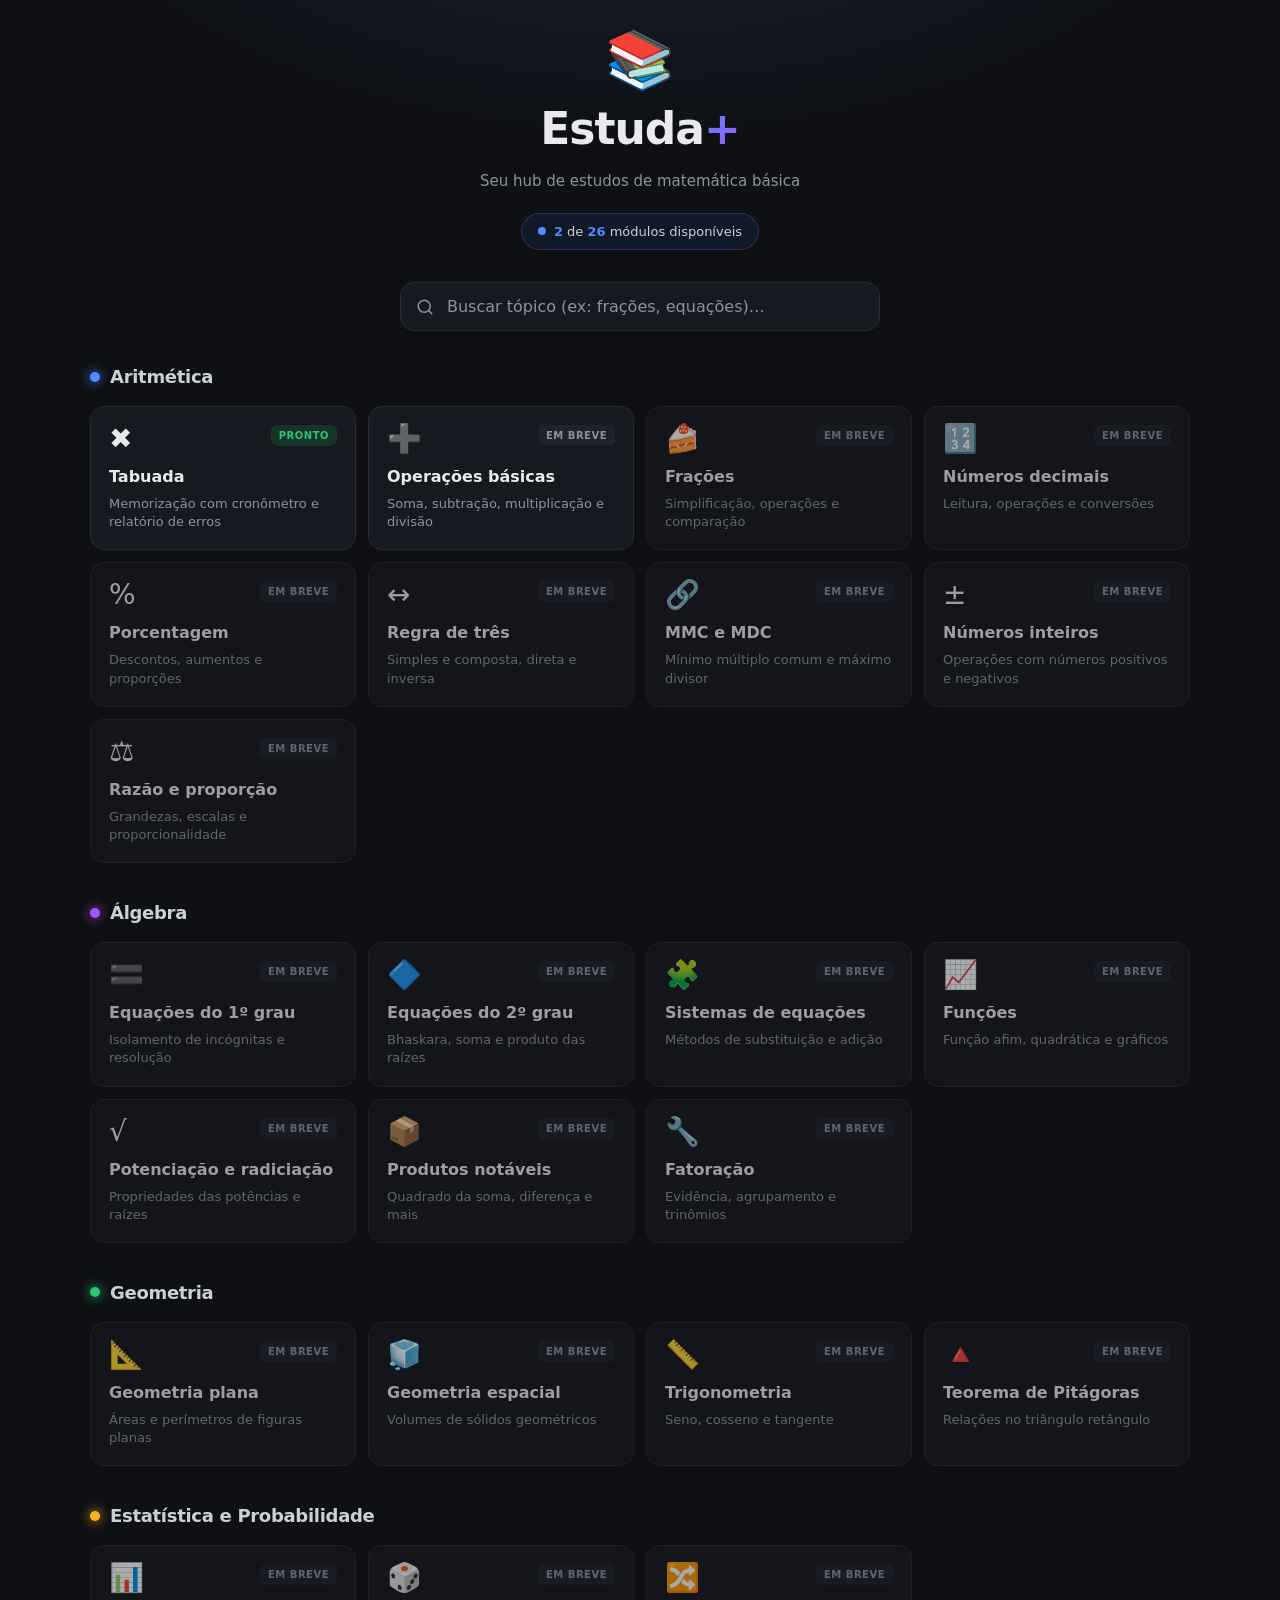
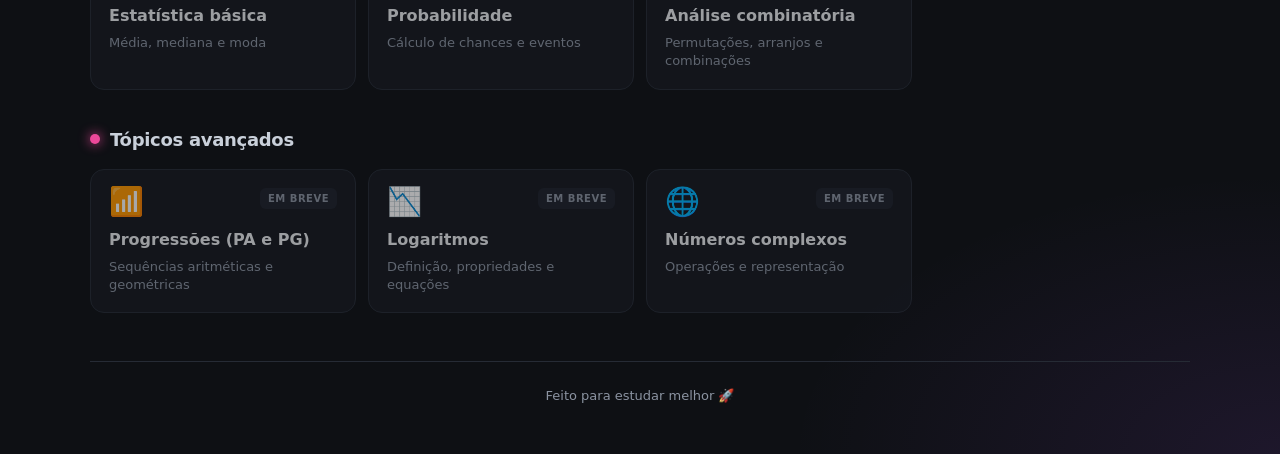
<file: index.html>
<!DOCTYPE html>
<html lang="pt-BR">
<head>
<meta charset="UTF-8">
<meta name="viewport" content="width=device-width, initial-scale=1, viewport-fit=cover">
<meta name="color-scheme" content="dark">
<meta name="theme-color" content="#0e1014">
<title>Estuda+ — Matemática Básica</title>
<link rel="stylesheet" href="style.css">
<script src="script.js" defer></script>
</head>
<body>
  <div class="container">

    <header class="hero">
      <div class="logo">📚</div>
      <h1>Estuda<span>+</span></h1>
      <p class="tagline">Seu hub de estudos de matemática básica</p>
      <div class="progress-pill">
        <span class="pulse-dot"></span>
        <span><strong id="readyCount">0</strong> de <strong id="totalCount">0</strong> módulos disponíveis</span>
      </div>
    </header>

    <div class="search-wrap">
      <svg class="search-icon" viewBox="0 0 24 24" fill="none" stroke="currentColor" stroke-width="2" stroke-linecap="round" stroke-linejoin="round" aria-hidden="true">
        <circle cx="11" cy="11" r="8"></circle>
        <line x1="21" y1="21" x2="16.65" y2="16.65"></line>
      </svg>
      <input type="search" id="search" placeholder="Buscar tópico (ex: frações, equações)…" autocomplete="off" aria-label="Buscar tópico">
    </div>

    <main id="modules">

      <!-- ARITMÉTICA -->
      <section class="category" data-cat="aritmetica">
        <h2><span class="cat-dot" style="--c:#4f8cff"></span>Aritmética</h2>
        <div class="cards">
          <a class="card ready" href="tabuadaMulti/tabuada.html">
            <div class="card-top">
              <div class="icon">✖️</div>
              <span class="badge badge-ready">Pronto</span>
            </div>
            <h3>Tabuada</h3>
            <p>Memorização com cronômetro e relatório de erros</p>
          </a>

          <div class="cards">
            <a class="card ready" href="operacoesBasicas/conteudoOB.html">
            <div class="card-top">
            <div class="icon">➕</div><span class="badge">Em breve</span></div>
            <h3>Operações básicas</h3>
            <p>Soma, subtração, multiplicação e divisão</p>
            </a>
          </div>

          <div class="card soon" tabindex="0" data-name="Frações">
            <div class="card-top"><div class="icon">🍰</div><span class="badge">Em breve</span></div>
            <h3>Frações</h3>
            <p>Simplificação, operações e comparação</p>
          </div>

          <div class="card soon" tabindex="0" data-name="Números decimais">
            <div class="card-top"><div class="icon">🔢</div><span class="badge">Em breve</span></div>
            <h3>Números decimais</h3>
            <p>Leitura, operações e conversões</p>
          </div>

          <div class="card soon" tabindex="0" data-name="Porcentagem">
            <div class="card-top"><div class="icon">%</div><span class="badge">Em breve</span></div>
            <h3>Porcentagem</h3>
            <p>Descontos, aumentos e proporções</p>
          </div>

          <div class="card soon" tabindex="0" data-name="Regra de três">
            <div class="card-top"><div class="icon">↔️</div><span class="badge">Em breve</span></div>
            <h3>Regra de três</h3>
            <p>Simples e composta, direta e inversa</p>
          </div>

          <div class="card soon" tabindex="0" data-name="MMC e MDC">
            <div class="card-top"><div class="icon">🔗</div><span class="badge">Em breve</span></div>
            <h3>MMC e MDC</h3>
            <p>Mínimo múltiplo comum e máximo divisor</p>
          </div>

          <div class="card soon" tabindex="0" data-name="Números inteiros">
            <div class="card-top"><div class="icon">±</div><span class="badge">Em breve</span></div>
            <h3>Números inteiros</h3>
            <p>Operações com números positivos e negativos</p>
          </div>

          <div class="card soon" tabindex="0" data-name="Razão e proporção">
            <div class="card-top"><div class="icon">⚖️</div><span class="badge">Em breve</span></div>
            <h3>Razão e proporção</h3>
            <p>Grandezas, escalas e proporcionalidade</p>
          </div>
        </div>
      </section>

      <!-- ÁLGEBRA -->
      <section class="category" data-cat="algebra">
        <h2><span class="cat-dot" style="--c:#a855f7"></span>Álgebra</h2>
        <div class="cards">
          <div class="card soon" tabindex="0" data-name="Equações do 1º grau">
            <div class="card-top"><div class="icon">🟰</div><span class="badge">Em breve</span></div>
            <h3>Equações do 1º grau</h3>
            <p>Isolamento de incógnitas e resolução</p>
          </div>

          <div class="card soon" tabindex="0" data-name="Equações do 2º grau">
            <div class="card-top"><div class="icon">🔷</div><span class="badge">Em breve</span></div>
            <h3>Equações do 2º grau</h3>
            <p>Bhaskara, soma e produto das raízes</p>
          </div>

          <div class="card soon" tabindex="0" data-name="Sistemas de equações">
            <div class="card-top"><div class="icon">🧩</div><span class="badge">Em breve</span></div>
            <h3>Sistemas de equações</h3>
            <p>Métodos de substituição e adição</p>
          </div>

          <div class="card soon" tabindex="0" data-name="Funções">
            <div class="card-top"><div class="icon">📈</div><span class="badge">Em breve</span></div>
            <h3>Funções</h3>
            <p>Função afim, quadrática e gráficos</p>
          </div>

          <div class="card soon" tabindex="0" data-name="Potenciação e radiciação">
            <div class="card-top"><div class="icon">√</div><span class="badge">Em breve</span></div>
            <h3>Potenciação e radiciação</h3>
            <p>Propriedades das potências e raízes</p>
          </div>

          <div class="card soon" tabindex="0" data-name="Produtos notáveis">
            <div class="card-top"><div class="icon">📦</div><span class="badge">Em breve</span></div>
            <h3>Produtos notáveis</h3>
            <p>Quadrado da soma, diferença e mais</p>
          </div>

          <div class="card soon" tabindex="0" data-name="Fatoração">
            <div class="card-top"><div class="icon">🔧</div><span class="badge">Em breve</span></div>
            <h3>Fatoração</h3>
            <p>Evidência, agrupamento e trinômios</p>
          </div>
        </div>
      </section>

      <!-- GEOMETRIA -->
      <section class="category" data-cat="geometria">
        <h2><span class="cat-dot" style="--c:#28c76f"></span>Geometria</h2>
        <div class="cards">
          <div class="card soon" tabindex="0" data-name="Geometria plana">
            <div class="card-top"><div class="icon">📐</div><span class="badge">Em breve</span></div>
            <h3>Geometria plana</h3>
            <p>Áreas e perímetros de figuras planas</p>
          </div>

          <div class="card soon" tabindex="0" data-name="Geometria espacial">
            <div class="card-top"><div class="icon">🧊</div><span class="badge">Em breve</span></div>
            <h3>Geometria espacial</h3>
            <p>Volumes de sólidos geométricos</p>
          </div>

          <div class="card soon" tabindex="0" data-name="Trigonometria">
            <div class="card-top"><div class="icon">📏</div><span class="badge">Em breve</span></div>
            <h3>Trigonometria</h3>
            <p>Seno, cosseno e tangente</p>
          </div>

          <div class="card soon" tabindex="0" data-name="Teorema de Pitágoras">
            <div class="card-top"><div class="icon">🔺</div><span class="badge">Em breve</span></div>
            <h3>Teorema de Pitágoras</h3>
            <p>Relações no triângulo retângulo</p>
          </div>
        </div>
      </section>

      <!-- ESTATÍSTICA E PROBABILIDADE -->
      <section class="category" data-cat="estatistica">
        <h2><span class="cat-dot" style="--c:#ffb020"></span>Estatística e Probabilidade</h2>
        <div class="cards">
          <div class="card soon" tabindex="0" data-name="Estatística básica">
            <div class="card-top"><div class="icon">📊</div><span class="badge">Em breve</span></div>
            <h3>Estatística básica</h3>
            <p>Média, mediana e moda</p>
          </div>

          <div class="card soon" tabindex="0" data-name="Probabilidade">
            <div class="card-top"><div class="icon">🎲</div><span class="badge">Em breve</span></div>
            <h3>Probabilidade</h3>
            <p>Cálculo de chances e eventos</p>
          </div>

          <div class="card soon" tabindex="0" data-name="Análise combinatória">
            <div class="card-top"><div class="icon">🔀</div><span class="badge">Em breve</span></div>
            <h3>Análise combinatória</h3>
            <p>Permutações, arranjos e combinações</p>
          </div>
        </div>
      </section>

      <!-- AVANÇADO -->
      <section class="category" data-cat="avancado">
        <h2><span class="cat-dot" style="--c:#ec4899"></span>Tópicos avançados</h2>
        <div class="cards">
          <div class="card soon" tabindex="0" data-name="Progressões (PA e PG)">
            <div class="card-top"><div class="icon">📶</div><span class="badge">Em breve</span></div>
            <h3>Progressões (PA e PG)</h3>
            <p>Sequências aritméticas e geométricas</p>
          </div>

          <div class="card soon" tabindex="0" data-name="Logaritmos">
            <div class="card-top"><div class="icon">📉</div><span class="badge">Em breve</span></div>
            <h3>Logaritmos</h3>
            <p>Definição, propriedades e equações</p>
          </div>

          <div class="card soon" tabindex="0" data-name="Números complexos">
            <div class="card-top"><div class="icon">🌐</div><span class="badge">Em breve</span></div>
            <h3>Números complexos</h3>
            <p>Operações e representação</p>
          </div>
        </div>
      </section>

    </main>

    <div id="noResults" class="no-results hidden">
      Nenhum tópico encontrado com "<span id="noResultsQuery"></span>"
    </div>

    <footer>
      <p>Feito para estudar melhor 🚀</p>
    </footer>

  </div>

  <div id="toast" class="toast" role="status" aria-live="polite"></div>
</body>
</html>
</file>
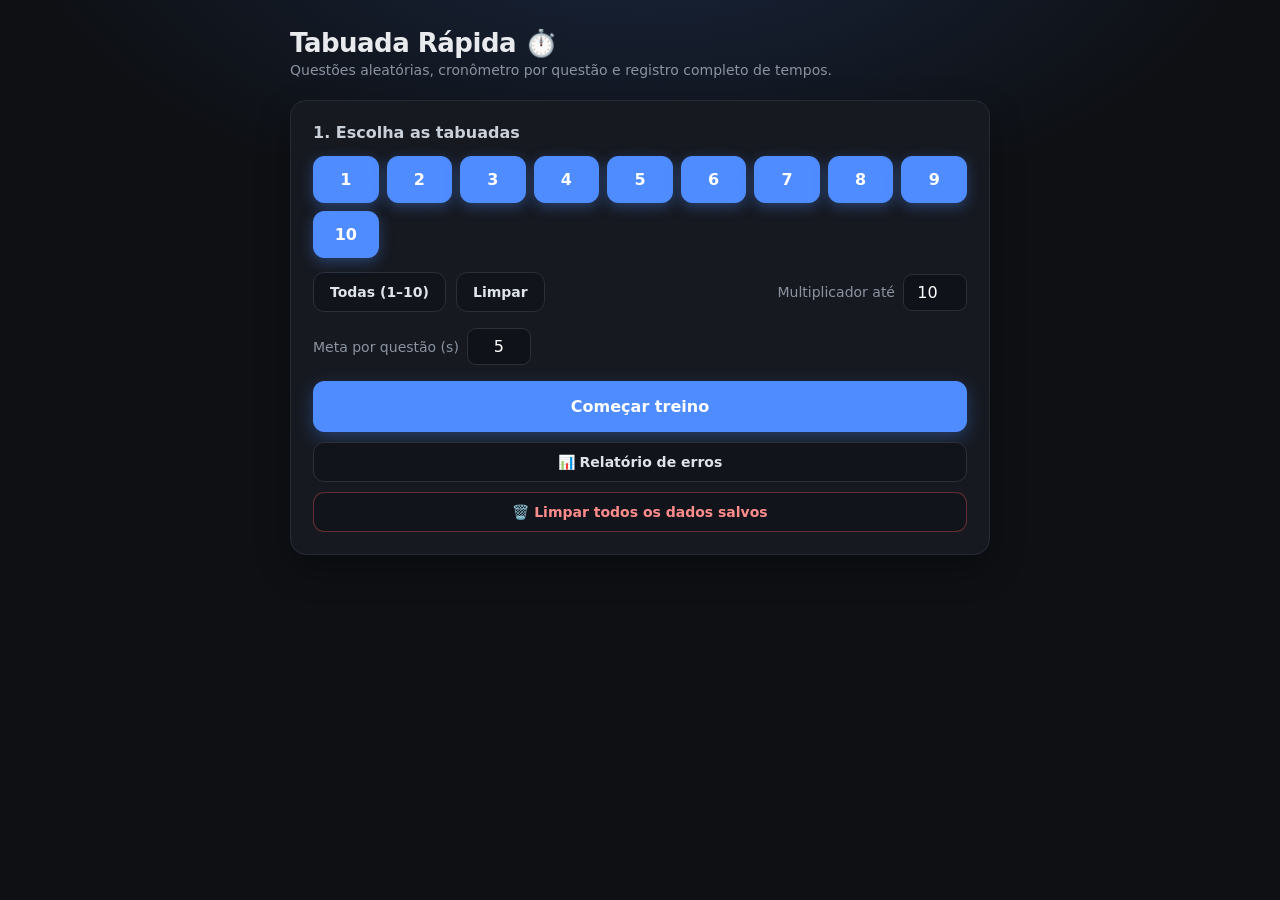
<file: estudo da tabuada/index.html>
<!DOCTYPE html>
<html lang="pt-BR">
<head>
<meta charset="UTF-8">
<meta name="viewport" content="width=device-width, initial-scale=1, viewport-fit=cover">
<meta name="color-scheme" content="dark">
<meta name="theme-color" content="#0e1014">
<title>Tabuada Rápida — treino com cronômetro</title>
<link rel="stylesheet" href="style.css">
<script src="script.js" defer></script>
</head>
<body>
<div class="app">
  <h1>Tabuada Rápida ⏱️</h1>
  <p class="sub">Questões aleatórias, cronômetro por questão e registro completo de tempos.</p>

  <!-- ============ CONFIGURAÇÃO ============ -->
  <section id="setup" class="card">
    <h2>1. Escolha as tabuadas</h2>
    <div id="tables" class="chips"></div>

    <div class="row">
      <button class="btn" data-preset="all">Todas (1–10)</button>
      <button class="btn" data-preset="none">Limpar</button>
      <span class="grow"></span>
      <label class="opt">Multiplicador até
        <input type="number" id="maxB" value="10" min="1" max="12">
      </label>
    </div>

    <div class="row">
      <label class="opt">Meta por questão (s)
        <input type="text" id="goalTime" inputmode="decimal" value="5" placeholder="0 = sem meta">
      </label>
    </div>

    <button id="startBtn" class="btn primary btn-block btn-lg">Começar treino</button>
    <button id="reportBtn" class="btn btn-block">📊 Relatório de erros</button>
    <button id="clearAllBtn" class="btn btn-block btn-danger">🗑️ Limpar todos os dados salvos</button>

    <div id="history"></div>
  </section>

  <!-- ============ QUIZ ============ -->
  <section id="quiz" class="card" style="display:none">
    <div class="topbar">
      <span id="progress">0 / 0</span>
      <span id="timer">0,0s</span>
      <button id="quitBtn" class="btn ghost">Encerrar</button>
    </div>
    <div class="progressbar"><div id="progressFill"></div></div>

    <div class="question" id="question">— <span class="x">×</span> —</div>

    <form id="answerForm" autocomplete="off">
      <input id="answer" type="text" inputmode="numeric" placeholder="?" autocomplete="off" autocorrect="off" spellcheck="false">
      <div class="row row-tight row-center">
        <button type="submit" class="btn primary btn-submit">Responder</button>
        <button type="button" id="skipBtn" class="btn">Pular</button>
      </div>
    </form>

    <div id="feedback" class="feedback"></div>
    <div id="liveStats" class="stats"></div>
  </section>

  <!-- ============ RESULTADOS ============ -->
  <section id="results" class="card" style="display:none">
    <h2 id="resultsTitle">Resultado da sessão</h2>
    <div class="summary" id="summary"></div>
    <div class="tablewrap">
      <table>
        <thead>
          <tr><th>Conta</th><th>Resposta</th><th>Tempo</th><th>Erros</th></tr>
        </thead>
        <tbody id="recordsBody"></tbody>
      </table>
    </div>
    <div class="row actions-row">
      <button id="againBtn" class="btn primary">Novo treino</button>
      <button id="csvBtn" class="btn">Exportar CSV</button>
      <button id="reportBtn2" class="btn">📊 Relatório de erros</button>
    </div>
  </section>

  <!-- ============ MODAL DE RELATÓRIO ============ -->
  <div id="reportModal" class="modal-backdrop hidden" role="dialog" aria-modal="true" aria-label="Relatório de erros">
    <div class="modal">
      <div class="modal-head">
        <h2 class="modal-title">📊 Relatório de erros</h2>
        <button id="closeReportBtn" class="btn ghost">Fechar</button>
      </div>
      <div id="reportBody"></div>
      <div class="row actions-row">
        <button id="resetErrorsBtn" class="btn">Limpar dados acumulados</button>
      </div>
    </div>
  </div>
</div>
</body>
</html>
</file>
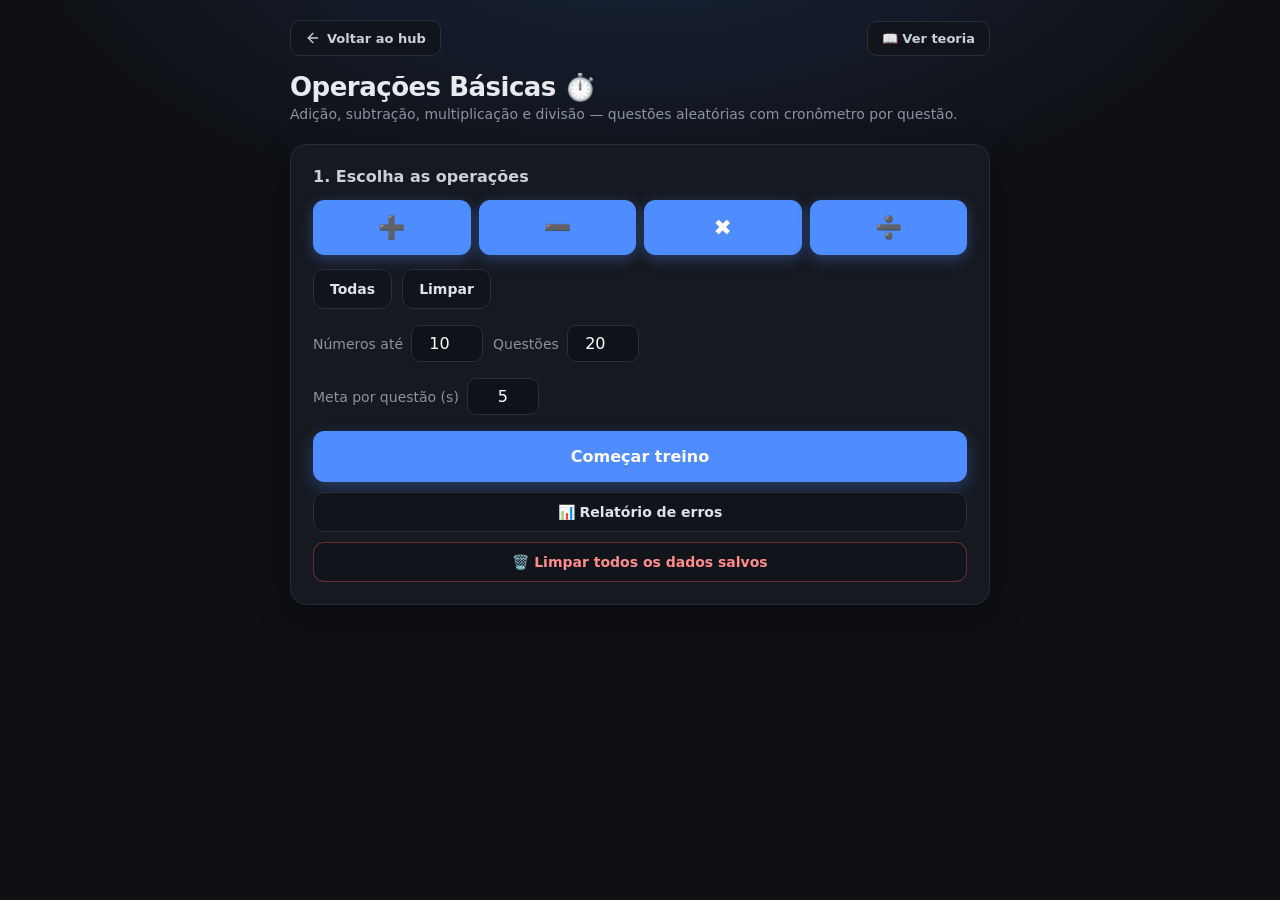
<file: operacoesBasicas/operacoes.html>
<!DOCTYPE html>
<html lang="pt-BR">
<head>
<meta charset="UTF-8">
<meta name="viewport" content="width=device-width, initial-scale=1, viewport-fit=cover">
<meta name="color-scheme" content="dark">
<meta name="theme-color" content="#0e1014">
<title>Operações Básicas — treino com cronômetro</title>
<link rel="stylesheet" href="operacoes.css">
<script src="operacoes.js" defer></script>
</head>
<body>
<div class="app">

  <div class="top-nav">
    <a href="../index.html" class="back-link">
      <svg viewBox="0 0 24 24" fill="none" stroke="currentColor" stroke-width="2" stroke-linecap="round" stroke-linejoin="round" width="16" height="16"><line x1="19" y1="12" x2="5" y2="12"/><polyline points="12 19 5 12 12 5"/></svg>
      Voltar ao hub
    </a>
    <a href="conteudoOB.html" class="theory-link">📖 Ver teoria</a>
  </div>

  <h1>Operações Básicas ⏱️</h1>
  <p class="sub">Adição, subtração, multiplicação e divisão — questões aleatórias com cronômetro por questão.</p>

  <!-- ============ CONFIGURAÇÃO ============ -->
  <section id="setup" class="card">
    <h2>1. Escolha as operações</h2>
    <div id="ops" class="chips">
      <label class="chip"><input type="checkbox" class="op-cb" value="+" checked><span>➕</span></label>
      <label class="chip"><input type="checkbox" class="op-cb" value="-" checked><span>➖</span></label>
      <label class="chip"><input type="checkbox" class="op-cb" value="×" checked><span>✖️</span></label>
      <label class="chip"><input type="checkbox" class="op-cb" value="÷" checked><span>➗</span></label>
    </div>

    <div class="row">
      <button class="btn" data-preset="all">Todas</button>
      <button class="btn" data-preset="none">Limpar</button>
    </div>

    <div class="row">
      <label class="opt">Números até
        <input type="number" id="maxN" value="10" min="2" max="20">
      </label>
      <label class="opt">Questões
        <input type="number" id="sessionLen" value="20" min="0" placeholder="0 = todas">
      </label>
    </div>

    <div class="row">
      <label class="opt">Meta por questão (s)
        <input type="text" id="goalTime" inputmode="decimal" value="5" placeholder="0 = sem meta">
      </label>
    </div>

    <button id="startBtn" class="btn primary btn-block btn-lg">Começar treino</button>
    <button id="reportBtn" class="btn btn-block">📊 Relatório de erros</button>
    <button id="clearAllBtn" class="btn btn-block btn-danger">🗑️ Limpar todos os dados salvos</button>

    <div id="history"></div>
  </section>

  <!-- ============ QUIZ ============ -->
  <section id="quiz" class="card" style="display:none">
    <div class="topbar">
      <span id="progress">0 / 0</span>
      <span id="timer">0,0s</span>
      <button id="quitBtn" class="btn ghost">Encerrar</button>
    </div>
    <div class="progressbar"><div id="progressFill"></div></div>

    <div class="question" id="question">— <span class="x">?</span> —</div>

    <form id="answerForm" autocomplete="off">
      <input id="answer" type="text" inputmode="decimal" placeholder="?" autocomplete="off" autocorrect="off" spellcheck="false">
      <div class="row row-tight row-center">
        <button type="submit" class="btn primary btn-submit">Responder</button>
        <button type="button" id="skipBtn" class="btn">Pular</button>
      </div>
    </form>

    <div id="feedback" class="feedback"></div>
    <div id="liveStats" class="stats"></div>
  </section>

  <!-- ============ RESULTADOS ============ -->
  <section id="results" class="card" style="display:none">
    <h2 id="resultsTitle">Resultado da sessão</h2>
    <div class="summary" id="summary"></div>
    <div class="tablewrap">
      <table>
        <thead>
          <tr><th>Conta</th><th>Resposta</th><th>Tempo</th><th>Erros</th></tr>
        </thead>
        <tbody id="recordsBody"></tbody>
      </table>
    </div>
    <div class="row actions-row">
      <button id="againBtn" class="btn primary">Novo treino</button>
      <button id="csvBtn" class="btn">Exportar CSV</button>
      <button id="reportBtn2" class="btn">📊 Relatório de erros</button>
    </div>
  </section>

  <!-- ============ MODAL DE RELATÓRIO ============ -->
  <div id="reportModal" class="modal-backdrop hidden" role="dialog" aria-modal="true" aria-label="Relatório de erros">
    <div class="modal">
      <div class="modal-head">
        <h2 class="modal-title">📊 Relatório de erros</h2>
        <button id="closeReportBtn" class="btn ghost">Fechar</button>
      </div>
      <div id="reportBody"></div>
      <div class="row actions-row">
        <button id="resetErrorsBtn" class="btn">Limpar dados acumulados</button>
      </div>
    </div>
  </div>
</div>
</body>
</html>
</file>
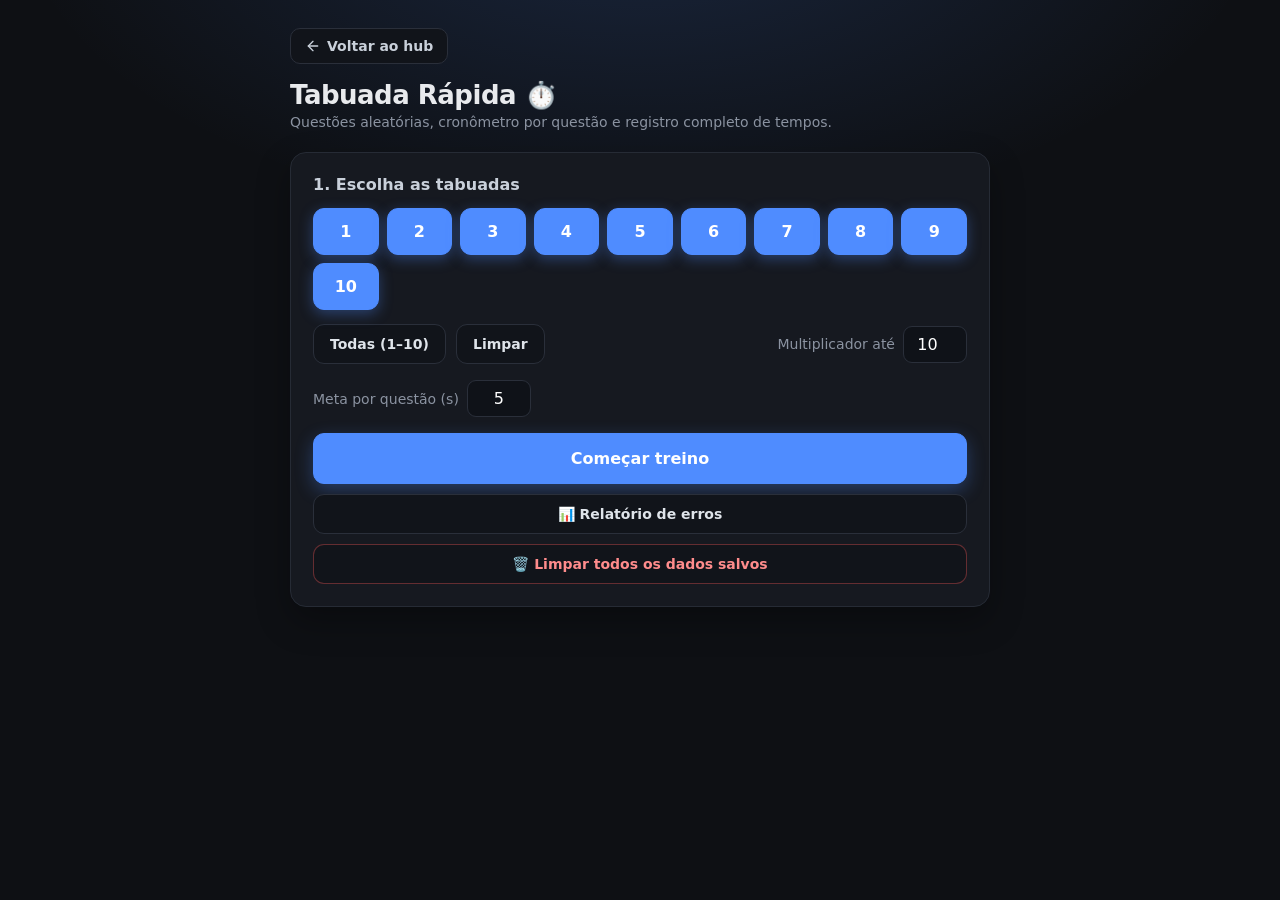
<file: tabuadaMulti/tabuada.html>
<!DOCTYPE html>
<html lang="pt-BR">
<head>
<meta charset="UTF-8">
<meta name="viewport" content="width=device-width, initial-scale=1, viewport-fit=cover">
<meta name="color-scheme" content="dark">
<meta name="theme-color" content="#0e1014">
<title>Tabuada Rápida — treino com cronômetro</title>
<link rel="stylesheet" href="style.css">
<script src="script.js" defer></script>
</head>
<body>
<div class="app">
  <a href="../index.html" class="back-link" aria-label="Voltar ao hub">
    <svg viewBox="0 0 24 24" fill="none" stroke="currentColor" stroke-width="2" stroke-linecap="round" stroke-linejoin="round" width="16" height="16" aria-hidden="true">
      <line x1="19" y1="12" x2="5" y2="12"></line>
      <polyline points="12 19 5 12 12 5"></polyline>
    </svg>
    Voltar ao hub
  </a>

  <h1>Tabuada Rápida ⏱️</h1>
  <p class="sub">Questões aleatórias, cronômetro por questão e registro completo de tempos.</p>

  <!-- ============ CONFIGURAÇÃO ============ -->
  <section id="setup" class="card">
    <h2>1. Escolha as tabuadas</h2>
    <div id="tables" class="chips"></div>

    <div class="row">
      <button class="btn" data-preset="all">Todas (1–10)</button>
      <button class="btn" data-preset="none">Limpar</button>
      <span class="grow"></span>
      <label class="opt">Multiplicador até
        <input type="number" id="maxB" value="10" min="1" max="12">
      </label>
    </div>

    <div class="row">
      <label class="opt">Meta por questão (s)
        <input type="text" id="goalTime" inputmode="decimal" value="5" placeholder="0 = sem meta">
      </label>
    </div>

    <button id="startBtn" class="btn primary btn-block btn-lg">Começar treino</button>
    <button id="reportBtn" class="btn btn-block">📊 Relatório de erros</button>
    <button id="clearAllBtn" class="btn btn-block btn-danger">🗑️ Limpar todos os dados salvos</button>

    <div id="history"></div>
  </section>

  <!-- ============ QUIZ ============ -->
  <section id="quiz" class="card" style="display:none">
    <div class="topbar">
      <span id="progress">0 / 0</span>
      <span id="timer">0,0s</span>
      <button id="quitBtn" class="btn ghost">Encerrar</button>
    </div>
    <div class="progressbar"><div id="progressFill"></div></div>

    <div class="question" id="question">— <span class="x">×</span> —</div>

    <form id="answerForm" autocomplete="off">
      <input id="answer" type="text" inputmode="numeric" placeholder="?" autocomplete="off" autocorrect="off" spellcheck="false">
      <div class="row row-tight row-center">
        <button type="submit" class="btn primary btn-submit">Responder</button>
        <button type="button" id="skipBtn" class="btn">Pular</button>
      </div>
    </form>

    <div id="feedback" class="feedback"></div>
    <div id="liveStats" class="stats"></div>
  </section>

  <!-- ============ RESULTADOS ============ -->
  <section id="results" class="card" style="display:none">
    <h2 id="resultsTitle">Resultado da sessão</h2>
    <div class="summary" id="summary"></div>
    <div class="tablewrap">
      <table>
        <thead>
          <tr><th>Conta</th><th>Resposta</th><th>Tempo</th><th>Erros</th></tr>
        </thead>
        <tbody id="recordsBody"></tbody>
      </table>
    </div>
    <div class="row actions-row">
      <button id="againBtn" class="btn primary">Novo treino</button>
      <button id="csvBtn" class="btn">Exportar CSV</button>
      <button id="reportBtn2" class="btn">📊 Relatório de erros</button>
    </div>
  </section>

  <!-- ============ MODAL DE RELATÓRIO ============ -->
  <div id="reportModal" class="modal-backdrop hidden" role="dialog" aria-modal="true" aria-label="Relatório de erros">
    <div class="modal">
      <div class="modal-head">
        <h2 class="modal-title">📊 Relatório de erros</h2>
        <button id="closeReportBtn" class="btn ghost">Fechar</button>
      </div>
      <div id="reportBody"></div>
      <div class="row actions-row">
        <button id="resetErrorsBtn" class="btn">Limpar dados acumulados</button>
      </div>
    </div>
  </div>
</div>
</body>
</html>
</file>
<file: style.css>
:root{
  --bg: #0e1014;
  --card: #161920;
  --card-hover: #1c2029;
  --border: #262b35;
  --border-hover: #3d4552;
  --text: #e8eaed;
  --text-dim: #c9d0da;
  --muted: #8b93a1;
  --accent: #4f8cff;
  --ok: #28c76f;
}

*{
  box-sizing: border-box;
  -webkit-tap-highlight-color: transparent;
}

html{
  -webkit-text-size-adjust: 100%;
}

body{
  margin: 0;
  min-height: 100vh;
  background: var(--bg);
  background-image:
    radial-gradient(900px 500px at 50% -10%, rgba(79,140,255,.15), transparent 70%),
    radial-gradient(700px 400px at 100% 100%, rgba(168,85,247,.10), transparent 70%);
  color: var(--text);
  font-family: ui-sans-serif, system-ui, -apple-system, "Segoe UI", Roboto, Arial, sans-serif;
  line-height: 1.5;
  padding: 32px 16px 48px;
}

.container{
  max-width: 1100px;
  margin: 0 auto;
}

/* ---------- Hero ---------- */
.hero{
  text-align: center;
  margin-bottom: 32px;
}

.logo{
  font-size: 56px;
  line-height: 1;
  margin-bottom: 8px;
}

h1{
  font-size: clamp(32px, 6vw, 44px);
  margin: 0 0 8px;
  font-weight: 800;
  letter-spacing: -1px;
}

h1 span{
  background: linear-gradient(135deg, #4f8cff, #a855f7);
  -webkit-background-clip: text;
  background-clip: text;
  color: transparent;
}

.tagline{
  color: var(--muted);
  margin: 0 0 20px;
  font-size: 15px;
}

.progress-pill{
  display: inline-flex;
  align-items: center;
  gap: 8px;
  padding: 8px 16px;
  border-radius: 99px;
  background: rgba(79,140,255,.08);
  border: 1px solid rgba(79,140,255,.25);
  font-size: 13px;
  color: var(--text-dim);
}

.progress-pill strong{
  color: var(--accent);
}

.pulse-dot{
  width: 8px;
  height: 8px;
  border-radius: 50%;
  background: var(--accent);
  box-shadow: 0 0 0 0 rgba(79,140,255,.6);
  animation: pulse 2s infinite;
}

@keyframes pulse{
  0%{ box-shadow: 0 0 0 0 rgba(79,140,255,.6); }
  70%{ box-shadow: 0 0 0 10px rgba(79,140,255,0); }
  100%{ box-shadow: 0 0 0 0 rgba(79,140,255,0); }
}

/* ---------- Busca ---------- */
.search-wrap{
  position: relative;
  max-width: 480px;
  margin: 0 auto 32px;
}

.search-icon{
  position: absolute;
  left: 16px;
  top: 50%;
  transform: translateY(-50%);
  width: 18px;
  height: 18px;
  color: var(--muted);
  pointer-events: none;
}

#search{
  width: 100%;
  padding: 14px 16px 14px 46px;
  border-radius: 14px;
  border: 1px solid var(--border);
  background: var(--card);
  color: var(--text);
  font-size: 16px;
  font-family: inherit;
  outline: none;
  transition: border-color .15s, box-shadow .15s;
}

#search:focus{
  border-color: var(--accent);
  box-shadow: 0 0 0 4px rgba(79,140,255,.15);
}

#search::placeholder{
  color: var(--muted);
}

/* ---------- Categorias ---------- */
.category{
  margin-bottom: 36px;
}

.category.hidden{
  display: none;
}

.category h2{
  display: flex;
  align-items: center;
  gap: 10px;
  font-size: 18px;
  font-weight: 700;
  color: var(--text-dim);
  margin: 0 0 16px;
  letter-spacing: -.3px;
}

.cat-dot{
  width: 10px;
  height: 10px;
  border-radius: 50%;
  background: var(--c, var(--accent));
  box-shadow: 0 0 12px var(--c, var(--accent));
}

/* ---------- Cards ---------- */
.cards{
  display: grid;
  grid-template-columns: repeat(auto-fill, minmax(220px, 1fr));
  gap: 12px;
}

.card{
  position: relative;
  display: flex;
  flex-direction: column;
  background: var(--card);
  border: 1px solid var(--border);
  border-radius: 14px;
  padding: 18px;
  text-decoration: none;
  color: inherit;
  transition: transform .15s, border-color .15s, background .15s, opacity .15s;
  cursor: pointer;
  outline: none;
}

.card.ready:hover,
.card.ready:focus-visible{
  transform: translateY(-3px);
  border-color: var(--accent);
  background: var(--card-hover);
}

.card.ready:hover .badge-ready{
  background: rgba(40,199,111,.25);
}

.card.soon{
  opacity: .65;
  cursor: default;
}

.card.soon:hover{
  opacity: .8;
}

.card.soon:focus-visible{
  border-color: var(--border-hover);
}

.card-top{
  display: flex;
  justify-content: space-between;
  align-items: flex-start;
  margin-bottom: 12px;
}

.icon{
  font-size: 28px;
  line-height: 1;
}

.badge{
  font-size: 10px;
  text-transform: uppercase;
  letter-spacing: .5px;
  font-weight: 700;
  padding: 3px 8px;
  border-radius: 6px;
  background: #1e222c;
  color: var(--muted);
}

.badge-ready{
  background: rgba(40,199,111,.15);
  color: var(--ok);
}

.card h3{
  font-size: 16px;
  margin: 0 0 6px;
  font-weight: 700;
  color: var(--text);
}

.card p{
  margin: 0;
  font-size: 13px;
  color: var(--muted);
  line-height: 1.4;
}

.card.hidden{
  display: none;
}

/* ---------- Sem resultados ---------- */
.no-results{
  text-align: center;
  padding: 40px 20px;
  color: var(--muted);
  font-size: 15px;
}

.no-results span{
  color: var(--text-dim);
  font-weight: 600;
}

.hidden{
  display: none !important;
}

/* ---------- Footer ---------- */
footer{
  text-align: center;
  color: var(--muted);
  font-size: 13px;
  margin-top: 48px;
  padding-top: 24px;
  border-top: 1px solid var(--border);
}

footer p{
  margin: 0;
}

/* ---------- Toast ---------- */
.toast{
  position: fixed;
  bottom: 24px;
  left: 50%;
  transform: translateX(-50%) translateY(20px);
  background: #1e222c;
  border: 1px solid var(--border-hover);
  color: var(--text);
  padding: 12px 20px;
  border-radius: 12px;
  font-size: 14px;
  font-weight: 600;
  box-shadow: 0 12px 40px rgba(0,0,0,.5);
  opacity: 0;
  pointer-events: none;
  transition: opacity .25s, transform .25s;
  z-index: 1000;
  max-width: calc(100vw - 32px);
  text-align: center;
}

.toast.show{
  opacity: 1;
  transform: translateX(-50%) translateY(0);
}

/* ---------- Responsivo ---------- */
@media (max-width: 600px){
  body{
    padding: 24px 14px 40px;
  }

  .logo{
    font-size: 48px;
  }

  .cards{
    grid-template-columns: repeat(auto-fill, minmax(160px, 1fr));
    gap: 10px;
  }

  .card{
    padding: 14px;
  }

  .card h3{
    font-size: 14px;
  }

  .card p{
    font-size: 12px;
  }

  .icon{
    font-size: 24px;
  }

  .category{
    margin-bottom: 28px;
  }

  .category h2{
    font-size: 16px;
  }

  .tagline{
    font-size: 13px;
  }
}

@media (max-width: 380px){
  .cards{
    grid-template-columns: 1fr;
  }

  .progress-pill{
    font-size: 12px;
    padding: 7px 12px;
  }
}

@media (hover: none){
  .card.ready:active{
    transform: scale(.98);
    border-color: var(--accent);
  }
}
</file>
<file: estudo da tabuada/style.css>
html{
  -webkit-text-size-adjust: 100%;
  text-size-adjust: 100%;
}

*{
  box-sizing: border-box;
  -webkit-tap-highlight-color: transparent;
}

body{
  margin: 0;
  min-height: 100vh;
  min-height: 100dvh;
  overflow-x: hidden;
  background: #0e1014;
  background-image: radial-gradient(900px 480px at 50% -12%, rgba(79,140,255,.18), transparent 70%);
  color: #e8eaed;
  font-family: ui-sans-serif, system-ui, -apple-system, "Segoe UI", Roboto, Arial, sans-serif;
  display: flex;
  justify-content: center;
  padding: 28px 16px 64px;
}

.app{
  width: 100%;
  max-width: 700px;
}

h1{
  font-size: 26px;
  margin: 0 0 4px;
  letter-spacing: -.5px;
}

h2{
  font-size: 16px;
  margin: 0 0 14px;
  color: #c9d0da;
  font-weight: 600;
}

h3{
  font-size: 13px;
  text-transform: uppercase;
  letter-spacing: .8px;
  color: #8b93a1;
  margin: 22px 0 0;
}

.sub{
  color: #8b93a1;
  margin: 0 0 22px;
  font-size: 14px;
}

.card{
  background: #161920;
  border: 1px solid #262b35;
  border-radius: 16px;
  padding: 22px;
  margin-bottom: 16px;
  box-shadow: 0 14px 34px rgba(0,0,0,.3);
}

button{
  font-family: inherit;
  cursor: pointer;
}

/* ---------- chips de tabuada ---------- */
.chips{
  display: grid;
  grid-template-columns: repeat(auto-fill, minmax(62px, 1fr));
  gap: 8px;
  margin-bottom: 14px;
}

.chip{
  position: relative;
}

.chip input{
  position: absolute;
  opacity: 0;
  pointer-events: none;
}

.chip span{
  display: block;
  text-align: center;
  padding: 13px 0;
  border-radius: 11px;
  border: 1px solid #2a2f3a;
  background: #11141a;
  font-weight: 700;
  font-size: 16px;
  transition: .15s;
  user-select: none;
}

.chip input:checked + span{
  background: #4f8cff;
  border-color: #4f8cff;
  color: #fff;
  box-shadow: 0 4px 14px rgba(79,140,255,.35);
}

.chip span:hover{
  border-color: #3d4552;
}

.row{
  display: flex;
  gap: 10px;
  flex-wrap: wrap;
  align-items: center;
  margin-bottom: 16px;
}

.row .grow{
  flex: 1;
}

.row-tight{
  margin: 0;
  justify-content: center;
}

.row-center{
  justify-content: center;
}

.actions-row{
  margin-top: 18px;
}

.btn{
  border: 1px solid #2a2f3a;
  background: #11141a;
  color: #dfe4ea;
  padding: 11px 16px;
  border-radius: 11px;
  font-size: 14px;
  font-weight: 600;
  transition: .15s;
}

.btn:hover{
  border-color: #3d4552;
  background: #161a22;
}

.btn.primary{
  background: #4f8cff;
  border-color: #4f8cff;
  color: #fff;
  box-shadow: 0 6px 18px rgba(79,140,255,.32);
}

.btn.primary:hover{
  background: #3f7cf0;
}

.btn.ghost{
  background: transparent;
}

.btn:disabled{
  opacity: .5;
  cursor: not-allowed;
}

/* utilidades */
.btn-block{
  width: 100%;
}

.btn-block + .btn-block{
  margin-top: 10px;
}

.btn-lg{
  padding: 15px;
  font-size: 16px;
}

.btn-submit{
  min-width: 150px;
}

.btn-danger{
  color: #ff8c8c;
  border-color: rgba(255,92,92,.35);
}

.btn-danger:hover{
  color: #ffaaaa;
  border-color: rgba(255,92,92,.6);
  background: rgba(255,92,92,.08);
}

.opt{
  font-size: 14px;
  color: #8b93a1;
  display: flex;
  align-items: center;
  gap: 8px;
}

.opt input{
  width: 64px;
  background: #0f1218;
  border: 1px solid #2a2f3a;
  color: #fff;
  border-radius: 9px;
  padding: 8px;
  font-size: 16px;
  text-align: center;
  font-family: inherit;
  outline: none;
}

.opt input:focus{
  border-color: #4f8cff;
}

/* ---------- quiz ---------- */
.topbar{
  display: flex;
  justify-content: space-between;
  align-items: center;
  gap: 12px;
  margin-bottom: 12px;
}

#progress{
  font-size: 14px;
  color: #8b93a1;
  font-variant-numeric: tabular-nums;
  font-weight: 600;
}

#timer{
  font-size: 22px;
  font-weight: 800;
  font-variant-numeric: tabular-nums;
  color: #4f8cff;
  letter-spacing: .5px;
  min-width: 86px;
  text-align: right;
}

.progressbar{
  height: 6px;
  background: #0f1218;
  border-radius: 99px;
  overflow: hidden;
  margin-bottom: 30px;
}

#progressFill{
  height: 100%;
  width: 0;
  background: linear-gradient(90deg, #4f8cff, #7ea8ff);
  transition: width .3s;
}

.question{
  text-align: center;
  font-size: clamp(42px, 11vw, 62px);
  font-weight: 800;
  letter-spacing: 2px;
  font-variant-numeric: tabular-nums;
  margin: 6px 0 26px;
}

.question .x{
  color: #4f8cff;
  margin: 0 10px;
}

#answerForm{
  display: flex;
  flex-direction: column;
  align-items: center;
  gap: 14px;
}

#answer{
  width: min(280px, 100%);
  text-align: center;
  font-size: 42px;
  font-weight: 800;
  padding: 8px 10px;
  border-radius: 14px;
  border: 2px solid #2b3240;
  background: #0f1218;
  color: #fff;
  outline: none;
  font-family: inherit;
  font-variant-numeric: tabular-nums;
  transition: border-color .15s, box-shadow .15s;
}

#answer:focus{
  border-color: #4f8cff;
  box-shadow: 0 0 0 4px rgba(79,140,255,.15);
}

#answer::-webkit-outer-spin-button,
#answer::-webkit-inner-spin-button{
  -webkit-appearance: none;
  margin: 0;
}

.feedback{
  min-height: 26px;
  text-align: center;
  font-weight: 700;
  font-size: 16px;
  margin-top: 16px;
  transition: .15s;
  font-variant-numeric: tabular-nums;
}

.feedback.ok{
  color: #28c76f;
}

.feedback.err{
  color: #ff5c5c;
}

.stats{
  display: flex;
  gap: 18px;
  justify-content: center;
  flex-wrap: wrap;
  margin-top: 18px;
  font-size: 13px;
  color: #8b93a1;
}

.stats b{
  color: #dfe4ea;
  font-variant-numeric: tabular-nums;
}

.stats-report{
  margin-bottom: 16px;
}

@keyframes shake{
  0%, 100%{ transform: translateX(0); }
  20%{ transform: translateX(-9px); }
  60%{ transform: translateX(9px); }
}

.shake{
  animation: shake .25s;
}

/* ---------- resultados ---------- */
.summary{
  display: grid;
  grid-template-columns: repeat(auto-fit, minmax(140px, 1fr));
  gap: 10px;
  margin-bottom: 20px;
}

.stat{
  background: #11141a;
  border: 1px solid #232833;
  border-radius: 12px;
  padding: 12px 14px;
}

.stat .k{
  display: block;
  font-size: 11px;
  text-transform: uppercase;
  letter-spacing: .7px;
  color: #8b93a1;
  margin-bottom: 5px;
}

.stat .v{
  font-size: 19px;
  font-weight: 800;
  font-variant-numeric: tabular-nums;
}

.tablewrap{
  max-height: 420px;
  overflow: auto;
  border: 1px solid #232833;
  border-radius: 12px;
  -webkit-overflow-scrolling: touch;
}

table{
  width: 100%;
  border-collapse: collapse;
  font-size: 14px;
  font-variant-numeric: tabular-nums;
}

thead th{
  position: sticky;
  top: 0;
  background: #11141a;
  color: #8b93a1;
  text-align: left;
  padding: 11px 14px;
  font-size: 11px;
  letter-spacing: .7px;
  text-transform: uppercase;
  border-bottom: 1px solid #232833;
  z-index: 1;
}

tbody td{
  padding: 10px 14px;
  border-bottom: 1px solid #1c2029;
  white-space: nowrap;
}

tbody tr:last-child td{
  border-bottom: none;
}

tbody tr:hover{
  background: #141821;
}

.t-ok{ color: #28c76f; font-weight: 700; }
.t-warn{ color: #ffb020; font-weight: 700; }
.t-bad{ color: #ff5c5c; font-weight: 700; }
.muted{ color: #8b93a1; }

.hist{
  list-style: none;
  padding: 0;
  margin: 14px 0 0;
  font-size: 13px;
  color: #8b93a1;
}

.hist li{
  display: flex;
  gap: 12px;
  flex-wrap: wrap;
  padding: 9px 0;
  border-top: 1px solid #1c2029;
}

.hist li span:first-child{
  color: #c9d0da;
  font-weight: 600;
}

.hidden{
  display: none !important;
}

.empty-msg{
  text-align: center;
  padding: 24px 0;
}

.pairs-empty{
  margin: 8px 0 0 26px;
}

.ok-text{
  color: #28c76f;
}

/* ---------- modal ---------- */
@keyframes fadeIn{
  from{ opacity: 0; }
  to{ opacity: 1; }
}

@keyframes popIn{
  from{ opacity: 0; transform: translateY(10px) scale(.98); }
  to{ opacity: 1; transform: translateY(0) scale(1); }
}

.modal-backdrop{
  position: fixed;
  inset: 0;
  background: rgba(0,0,0,.68);
  display: flex;
  align-items: center;
  justify-content: center;
  padding: 20px;
  z-index: 100;
  animation: fadeIn .18s ease-out;
}

.modal{
  background: #161920;
  border: 1px solid #262b35;
  border-radius: 16px;
  padding: 22px;
  width: 100%;
  max-width: 640px;
  max-height: 85vh;
  max-height: 85dvh;
  overflow-y: auto;
  -webkit-overflow-scrolling: touch;
  box-shadow: 0 24px 70px rgba(0,0,0,.55);
  animation: popIn .2s ease-out;
}

.modal-head{
  display: flex;
  justify-content: space-between;
  align-items: center;
  margin-bottom: 16px;
  gap: 12px;
}

.modal-title{
  margin: 0;
  color: #dfe4ea;
}

/* banners */
.worst-banner{
  background: linear-gradient(135deg, rgba(255,92,92,.15), rgba(255,92,92,.04));
  border: 1px solid rgba(255,92,92,.35);
  border-radius: 12px;
  padding: 14px 16px;
  margin-bottom: 18px;
}

.worst-banner .big{
  font-size: 19px;
  font-weight: 800;
  color: #ff5c5c;
}

.worst-banner .small{
  font-size: 13px;
  color: #c9d0da;
  margin-top: 4px;
}

.worst-banner-ok{
  border-color: rgba(40,199,111,.35);
  background: linear-gradient(135deg, rgba(40,199,111,.15), rgba(40,199,111,.04));
}

.slow-banner{
  background: linear-gradient(135deg, rgba(255,176,32,.15), rgba(255,176,32,.04));
  border: 1px solid rgba(255,176,32,.35);
  border-radius: 12px;
  padding: 14px 16px;
  margin-bottom: 18px;
}

.slow-banner .big{
  font-size: 19px;
  font-weight: 800;
  color: #ffb020;
}

.slow-banner .small{
  font-size: 13px;
  color: #c9d0da;
  margin-top: 4px;
}

/* seções */
.section-divider{
  margin: 28px 0 18px;
  padding-top: 20px;
  border-top: 1px solid #232833;
}

.section-title{
  font-size: 15px;
  font-weight: 700;
  color: #dfe4ea;
  margin: 0 0 4px;
}

.section-title-spaced{
  margin-top: 24px;
}

.section-sub{
  font-size: 12px;
  color: #8b93a1;
  margin: 0 0 14px;
}

/* detalhes por tabuada */
.table-report{
  border-bottom: 1px solid #1c2029;
  padding: 2px 0;
}

.table-report:last-child{
  border-bottom: none;
}

.table-report summary{
  display: flex;
  align-items: center;
  gap: 12px;
  padding: 10px 0;
  cursor: pointer;
  list-style: none;
  user-select: none;
}

.table-report summary::-webkit-details-marker{
  display: none;
}

.table-report summary::before{
  content: "▸";
  color: #8b93a1;
  transition: transform .2s;
  width: 14px;
  display: inline-block;
  flex-shrink: 0;
}

.table-report[open] summary::before{
  transform: rotate(90deg);
}

.table-report .label{
  width: 110px;
  font-weight: 700;
  font-variant-numeric: tabular-nums;
  color: #dfe4ea;
  flex-shrink: 0;
}

.table-report .track{
  flex: 1;
  height: 10px;
  background: #0f1218;
  border-radius: 99px;
  overflow: hidden;
  min-width: 40px;
}

.table-report .fill{
  height: 100%;
  background: linear-gradient(90deg, #ff5c5c, #ff8c8c);
  border-radius: 99px;
  transition: width .4s;
}

.table-report .count{
  min-width: 130px;
  text-align: right;
  font-size: 13px;
  color: #8b93a1;
  font-variant-numeric: tabular-nums;
  flex-shrink: 0;
}

.table-report.worst .label{
  color: #ff5c5c;
}

.table-report.worst .fill{
  background: linear-gradient(90deg, #ff3b3b, #ff5c5c);
}

.table-report ul.hist{
  margin: 4px 0 10px 26px;
}

.table-report.t-ok .label{
  color: #28c76f;
}

.table-report.t-warn .label{
  color: #ffb020;
}

.table-report.t-bad .label{
  color: #ff5c5c;
}

.table-report.t-ok .fill{
  background: linear-gradient(90deg, #28c76f, #5ddc93);
}

.table-report.t-warn .fill{
  background: linear-gradient(90deg, #ffb020, #ffcd6b);
}

.table-report.t-bad .fill{
  background: linear-gradient(90deg, #ff5c5c, #ff8c8c);
}

/* top 10 mais lentas */
.pair-bars{
  display: flex;
  flex-direction: column;
  gap: 2px;
}

.pair-bar-row{
  display: flex;
  align-items: center;
  gap: 12px;
  padding: 7px 0;
  border-bottom: 1px solid #1c2029;
}

.pair-bar-row:last-child{
  border-bottom: none;
}

.pair-bar-row .pair-label{
  min-width: 108px;
  font-size: 13px;
  font-weight: 700;
  color: #dfe4ea;
  font-variant-numeric: tabular-nums;
  flex-shrink: 0;
}

.pair-bar-row .track{
  flex: 1;
  height: 8px;
  background: #0f1218;
  border-radius: 99px;
  overflow: hidden;
  min-width: 40px;
}

.pair-bar-row .fill{
  height: 100%;
  border-radius: 99px;
  transition: width .4s;
}

.pair-bar-row .pair-time{
  min-width: 52px;
  text-align: right;
  font-size: 13px;
  font-weight: 700;
  font-variant-numeric: tabular-nums;
  flex-shrink: 0;
}

.pair-bar-row.t-ok .fill{ background: linear-gradient(90deg, #28c76f, #5ddc93); }
.pair-bar-row.t-warn .fill{ background: linear-gradient(90deg, #ffb020, #ffcd6b); }
.pair-bar-row.t-bad .fill{ background: linear-gradient(90deg, #ff5c5c, #ff8c8c); }

.pair-bar-row.t-ok .pair-time{ color: #28c76f; }
.pair-bar-row.t-warn .pair-time{ color: #ffb020; }
.pair-bar-row.t-bad .pair-time{ color: #ff5c5c; }

/* ============================================================
   RESPONSIVO — telas pequenas (celulares)
   ============================================================ */

/* ---------- ≤ 480px ---------- */
@media (max-width: 480px){
  body{
    padding: 20px 12px 48px;
  }

  h1{
    font-size: 22px;
  }

  h2{
    font-size: 15px;
    margin-bottom: 12px;
  }

  .sub{
    font-size: 13px;
    margin-bottom: 16px;
  }

  .card{
    padding: 16px;
    border-radius: 14px;
    margin-bottom: 12px;
  }

  .chips{
    grid-template-columns: repeat(auto-fill, minmax(52px, 1fr));
    gap: 6px;
    margin-bottom: 12px;
  }

  .chip span{
    padding: 12px 0;
    font-size: 15px;
  }

  .row{
    gap: 8px;
    margin-bottom: 12px;
  }

  .opt{
    font-size: 13px;
    gap: 6px;
  }

  .opt input{
    width: 58px;
    padding: 7px;
  }

  .btn{
    padding: 12px 14px;
    font-size: 14px;
    min-height: 44px;
  }

  .btn-lg{
    padding: 14px;
    font-size: 15px;
  }

  .btn-submit{
    min-width: 130px;
  }

  .topbar{
    gap: 8px;
    margin-bottom: 10px;
  }

  #progress{
    font-size: 13px;
  }

  #timer{
    font-size: 18px;
    min-width: 70px;
  }

  .progressbar{
    margin-bottom: 20px;
  }

  .question{
    margin: 6px 0 20px;
    font-size: clamp(38px, 11vw, 52px);
    letter-spacing: 1.5px;
  }

  .question .x{
    margin: 0 6px;
  }

  #answerForm{
    gap: 10px;
  }

  #answer{
    font-size: 36px;
    padding: 8px;
    width: min(240px, 100%);
  }

  .feedback{
    font-size: 15px;
    margin-top: 12px;
  }

  .stats{
    gap: 12px;
    margin-top: 14px;
    font-size: 12px;
  }

  .summary{
    grid-template-columns: repeat(auto-fit, minmax(130px, 1fr));
    gap: 8px;
    margin-bottom: 16px;
  }

  .stat{
    padding: 10px 12px;
  }

  .stat .v{
    font-size: 17px;
  }

  .tablewrap{
    max-height: 320px;
  }

  table{
    font-size: 13px;
  }

  thead th{
    padding: 9px 10px;
    font-size: 10px;
  }

  tbody td{
    padding: 9px 10px;
  }

  .hist{
    font-size: 12px;
  }

  .hist li{
    gap: 8px;
    padding: 8px 0;
  }

  /* ações da tela de resultados: empilham */
  .actions-row{
    flex-direction: column;
    align-items: stretch;
  }

  .actions-row .btn{
    width: 100%;
  }

  .actions-row .btn + .btn{
    margin-top: 8px;
  }

  /* modal */
  .modal-backdrop{
    padding: 10px;
    align-items: flex-start;
    padding-top: 24px;
  }

  .modal{
    padding: 16px;
    border-radius: 14px;
    max-height: 90vh;
    max-height: 90dvh;
  }

  .modal-head{
    margin-bottom: 12px;
    gap: 8px;
  }

  .modal-title{
    font-size: 15px;
  }

  .worst-banner,
  .slow-banner{
    padding: 12px 14px;
    margin-bottom: 14px;
  }

  .worst-banner .big,
  .slow-banner .big{
    font-size: 16px;
  }

  .worst-banner .small,
  .slow-banner .small{
    font-size: 12px;
  }

  .section-divider{
    margin: 20px 0 14px;
    padding-top: 16px;
  }

  .section-title{
    font-size: 14px;
  }

  .section-sub{
    font-size: 11px;
  }

  .table-report summary{
    gap: 8px;
    padding: 8px 0;
  }

  .table-report .label{
    width: 90px;
    font-size: 13px;
  }

  .table-report .count{
    min-width: 110px;
    font-size: 12px;
  }

  .table-report ul.hist{
    margin: 4px 0 10px 20px;
  }

  .pair-bar-row{
    gap: 8px;
    padding: 6px 0;
  }

  .pair-bar-row .pair-label{
    min-width: 88px;
    font-size: 12px;
  }

  .pair-bar-row .pair-time{
    min-width: 46px;
    font-size: 12px;
  }

  .pairs-empty{
    margin-left: 20px;
  }
}

/* ---------- ≤ 380px (iPhone SE / muito pequeno) ---------- */
@media (max-width: 380px){
  body{
    padding: 16px 10px 40px;
  }

  h1{
    font-size: 20px;
  }

  .card{
    padding: 14px;
    border-radius: 12px;
  }

  .chips{
    grid-template-columns: repeat(auto-fill, minmax(46px, 1fr));
    gap: 5px;
  }

  .chip span{
    padding: 11px 0;
    font-size: 14px;
  }

  .btn{
    padding: 11px 12px;
    font-size: 13px;
  }

  .btn-lg{
    padding: 13px;
    font-size: 14px;
  }

  .btn-submit{
    min-width: 110px;
  }

  #progress{
    font-size: 12px;
  }

  #timer{
    font-size: 16px;
    min-width: 60px;
  }

  .question{
    font-size: 32px;
    letter-spacing: 1px;
    margin: 4px 0 16px;
  }

  #answer{
    font-size: 32px;
    padding: 6px;
    width: 100%;
  }

  .feedback{
    font-size: 14px;
    margin-top: 10px;
  }

  .summary{
    grid-template-columns: 1fr;
  }

  .stat .v{
    font-size: 16px;
  }

  .modal{
    padding: 14px;
    border-radius: 12px;
  }

  .modal-title{
    font-size: 14px;
  }

  .worst-banner .big,
  .slow-banner .big{
    font-size: 15px;
  }

  .table-report .label{
    width: 78px;
    font-size: 12px;
  }

  .table-report .count{
    min-width: 90px;
    font-size: 11px;
  }

  .table-report summary{
    gap: 6px;
  }

  .pair-bar-row .pair-label{
    min-width: 76px;
    font-size: 11px;
  }

  .pair-bar-row .pair-time{
    min-width: 42px;
    font-size: 11px;
  }
}

/* ---------- Touch: feedback tátil sem hover ---------- */
@media (hover: none){
  .btn:active{
    transform: scale(.97);
    transition: transform .05s;
  }

  .btn.primary:active{
    background: #3f7cf0;
  }

  .chip span:active{
    border-color: #4f8cff;
  }

  .table-report summary:active{
    background: #141821;
  }
}
</file>
<file: operacoesBasicas/operacoes.css>
html{ -webkit-text-size-adjust: 100%; text-size-adjust: 100%; }
*{ box-sizing: border-box; -webkit-tap-highlight-color: transparent; }

body{
  margin: 0;
  min-height: 100vh;
  min-height: 100dvh;
  overflow-x: hidden;
  background: #0e1014;
  background-image: radial-gradient(900px 480px at 50% -12%, rgba(79,140,255,.18), transparent 70%);
  color: #e8eaed;
  font-family: ui-sans-serif, system-ui, -apple-system, "Segoe UI", Roboto, Arial, sans-serif;
  display: flex;
  justify-content: center;
  padding: 20px 16px 64px;
}

.app{ width: 100%; max-width: 700px; }

h1{ font-size: 26px; margin: 0 0 4px; letter-spacing: -.5px; }
h2{ font-size: 16px; margin: 0 0 14px; color: #c9d0da; font-weight: 600; }
h3{ font-size: 13px; text-transform: uppercase; letter-spacing: .8px; color: #8b93a1; margin: 22px 0 0; }
.sub{ color: #8b93a1; margin: 0 0 22px; font-size: 14px; }

.card{
  background: #161920;
  border: 1px solid #262b35;
  border-radius: 16px;
  padding: 22px;
  margin-bottom: 16px;
  box-shadow: 0 14px 34px rgba(0,0,0,.3);
}

button{ font-family: inherit; cursor: pointer; }

/* ---------- topnav ---------- */
.top-nav{
  display: flex;
  justify-content: space-between;
  align-items: center;
  gap: 10px;
  margin-bottom: 16px;
  flex-wrap: wrap;
}

.back-link,
.theory-link{
  display: inline-flex;
  align-items: center;
  gap: 6px;
  padding: 9px 14px;
  border-radius: 10px;
  border: 1px solid #2a2f3a;
  background: #11141a;
  color: #c9d0da;
  text-decoration: none;
  font-size: 13px;
  font-weight: 600;
  transition: .15s;
}

.back-link:hover,
.theory-link:hover{
  background: #161a22;
  border-color: #4f8cff;
  color: #fff;
}

/* ---------- chips ---------- */
.chips{
  display: grid;
  grid-template-columns: repeat(4, 1fr);
  gap: 8px;
  margin-bottom: 14px;
}

.chip{ position: relative; }
.chip input{ position: absolute; opacity: 0; pointer-events: none; }

.chip span{
  display: block;
  text-align: center;
  padding: 14px 0;
  border-radius: 11px;
  border: 1px solid #2a2f3a;
  background: #11141a;
  font-weight: 700;
  font-size: 22px;
  transition: .15s;
  user-select: none;
}

.chip input:checked + span{
  background: #4f8cff;
  border-color: #4f8cff;
  color: #fff;
  box-shadow: 0 4px 14px rgba(79,140,255,.35);
}

.chip span:hover{ border-color: #3d4552; }

/* ---------- linhas / botões ---------- */
.row{ display: flex; gap: 10px; flex-wrap: wrap; align-items: center; margin-bottom: 16px; }
.row-tight{ margin: 0; justify-content: center; }
.row-center{ justify-content: center; }
.actions-row{ margin-top: 18px; }

.btn{
  border: 1px solid #2a2f3a;
  background: #11141a;
  color: #dfe4ea;
  padding: 11px 16px;
  border-radius: 11px;
  font-size: 14px;
  font-weight: 600;
  transition: .15s;
}

.btn:hover{ border-color: #3d4552; background: #161a22; }

.btn.primary{
  background: #4f8cff;
  border-color: #4f8cff;
  color: #fff;
  box-shadow: 0 6px 18px rgba(79,140,255,.32);
}

.btn.primary:hover{ background: #3f7cf0; }
.btn.ghost{ background: transparent; }
.btn:disabled{ opacity: .5; cursor: not-allowed; }

.btn-block{ width: 100%; }
.btn-block + .btn-block{ margin-top: 10px; }
.btn-lg{ padding: 15px; font-size: 16px; }
.btn-submit{ min-width: 150px; }

.btn-danger{
  color: #ff8c8c;
  border-color: rgba(255,92,92,.35);
}

.btn-danger:hover{
  color: #ffaaaa;
  border-color: rgba(255,92,92,.6);
  background: rgba(255,92,92,.08);
}

/* ---------- inputs ---------- */
.opt{
  font-size: 14px;
  color: #8b93a1;
  display: flex;
  align-items: center;
  gap: 8px;
}

.opt input{
  width: 72px;
  background: #0f1218;
  border: 1px solid #2a2f3a;
  color: #fff;
  border-radius: 9px;
  padding: 8px;
  font-size: 16px;
  text-align: center;
  font-family: inherit;
  outline: none;
}

.opt input:focus{ border-color: #4f8cff; }

/* ---------- quiz ---------- */
.topbar{
  display: flex;
  justify-content: space-between;
  align-items: center;
  gap: 12px;
  margin-bottom: 12px;
}

#progress{
  font-size: 14px;
  color: #8b93a1;
  font-variant-numeric: tabular-nums;
  font-weight: 600;
}

#timer{
  font-size: 22px;
  font-weight: 800;
  font-variant-numeric: tabular-nums;
  color: #4f8cff;
  letter-spacing: .5px;
  min-width: 86px;
  text-align: right;
}

.progressbar{
  height: 6px;
  background: #0f1218;
  border-radius: 99px;
  overflow: hidden;
  margin-bottom: 30px;
}

#progressFill{
  height: 100%;
  width: 0;
  background: linear-gradient(90deg, #4f8cff, #7ea8ff);
  transition: width .3s;
}

.question{
  text-align: center;
  font-size: clamp(38px, 10vw, 54px);
  font-weight: 800;
  letter-spacing: 2px;
  font-variant-numeric: tabular-nums;
  margin: 6px 0 26px;
  display: flex;
  justify-content: center;
  align-items: center;
  gap: 12px;
  flex-wrap: wrap;
}

.question .num{
  color: #e8eaed;
}

.question .op{
  color: #4f8cff;
  margin: 0 4px;
}

#answerForm{ display: flex; flex-direction: column; align-items: center; gap: 14px; }

#answer{
  width: min(280px, 100%);
  text-align: center;
  font-size: 42px;
  font-weight: 800;
  padding: 8px 10px;
  border-radius: 14px;
  border: 2px solid #2b3240;
  background: #0f1218;
  color: #fff;
  outline: none;
  font-family: inherit;
  font-variant-numeric: tabular-nums;
  transition: border-color .15s, box-shadow .15s;
}

#answer:focus{
  border-color: #4f8cff;
  box-shadow: 0 0 0 4px rgba(79,140,255,.15);
}

.feedback{
  min-height: 26px;
  text-align: center;
  font-weight: 700;
  font-size: 16px;
  margin-top: 16px;
  transition: .15s;
  font-variant-numeric: tabular-nums;
}

.feedback.ok{ color: #28c76f; }
.feedback.err{ color: #ff5c5c; }

.stats{
  display: flex;
  gap: 18px;
  justify-content: center;
  flex-wrap: wrap;
  margin-top: 18px;
  font-size: 13px;
  color: #8b93a1;
}

.stats b{ color: #dfe4ea; font-variant-numeric: tabular-nums; }
.stats-report{ margin-bottom: 16px; }

@keyframes shake{
  0%,100%{ transform: translateX(0); }
  20%{ transform: translateX(-9px); }
  60%{ transform: translateX(9px); }
}

.shake{ animation: shake .25s; }

/* ---------- resumo / resultados ---------- */
.summary{
  display: grid;
  grid-template-columns: repeat(auto-fit, minmax(140px, 1fr));
  gap: 10px;
  margin-bottom: 20px;
}

.stat{
  background: #11141a;
  border: 1px solid #232833;
  border-radius: 12px;
  padding: 12px 14px;
}

.stat .k{
  display: block;
  font-size: 11px;
  text-transform: uppercase;
  letter-spacing: .7px;
  color: #8b93a1;
  margin-bottom: 5px;
}

.stat .v{
  font-size: 19px;
  font-weight: 800;
  font-variant-numeric: tabular-nums;
}

.tablewrap{
  max-height: 420px;
  overflow: auto;
  border: 1px solid #232833;
  border-radius: 12px;
  -webkit-overflow-scrolling: touch;
}

table{
  width: 100%;
  border-collapse: collapse;
  font-size: 14px;
  font-variant-numeric: tabular-nums;
}

thead th{
  position: sticky;
  top: 0;
  background: #11141a;
  color: #8b93a1;
  text-align: left;
  padding: 11px 14px;
  font-size: 11px;
  letter-spacing: .7px;
  text-transform: uppercase;
  border-bottom: 1px solid #232833;
  z-index: 1;
}

tbody td{
  padding: 10px 14px;
  border-bottom: 1px solid #1c2029;
  white-space: nowrap;
}

tbody tr:last-child td{ border-bottom: none; }
tbody tr:hover{ background: #141821; }

.t-ok{ color: #28c76f; font-weight: 700; }
.t-warn{ color: #ffb020; font-weight: 700; }
.t-bad{ color: #ff5c5c; font-weight: 700; }
.muted{ color: #8b93a1; }

.hist{
  list-style: none;
  padding: 0;
  margin: 14px 0 0;
  font-size: 13px;
  color: #8b93a1;
}
.hist li{
  display: flex;
  gap: 12px;
  flex-wrap: wrap;
  padding: 9px 0;
  border-top: 1px solid #1c2029;
}
.hist li span:first-child{ color: #c9d0da; font-weight: 600; }

.hidden{ display: none !important; }
.empty-msg{ text-align: center; padding: 24px 0; }
.pairs-empty{ margin: 8px 0 0 26px; }
.ok-text{ color: #28c76f; }

/* ---------- modal ---------- */
@keyframes fadeIn{ from{opacity:0;} to{opacity:1;} }
@keyframes popIn{ from{opacity:0;transform:translateY(10px) scale(.98);} to{opacity:1;transform:translateY(0) scale(1);} }

.modal-backdrop{
  position: fixed;
  inset: 0;
  background: rgba(0,0,0,.68);
  display: flex;
  align-items: center;
  justify-content: center;
  padding: 20px;
  z-index: 100;
  animation: fadeIn .18s ease-out;
}

.modal{
  background: #161920;
  border: 1px solid #262b35;
  border-radius: 16px;
  padding: 22px;
  width: 100%;
  max-width: 640px;
  max-height: 85vh;
  max-height: 85dvh;
  overflow-y: auto;
  -webkit-overflow-scrolling: touch;
  box-shadow: 0 24px 70px rgba(0,0,0,.55);
  animation: popIn .2s ease-out;
}

.modal-head{
  display: flex;
  justify-content: space-between;
  align-items: center;
  margin-bottom: 16px;
  gap: 12px;
}

.modal-title{ margin: 0; color: #dfe4ea; }

/* ---------- banners ---------- */
.worst-banner{
  background: linear-gradient(135deg, rgba(255,92,92,.15), rgba(255,92,92,.04));
  border: 1px solid rgba(255,92,92,.35);
  border-radius: 12px;
  padding: 14px 16px;
  margin-bottom: 18px;
}
.worst-banner .big{ font-size: 19px; font-weight: 800; color: #ff5c5c; }
.worst-banner .small{ font-size: 13px; color: #c9d0da; margin-top: 4px; }

.worst-banner-ok{
  border-color: rgba(40,199,111,.35);
  background: linear-gradient(135deg, rgba(40,199,111,.15), rgba(40,199,111,.04));
}

.slow-banner{
  background: linear-gradient(135deg, rgba(255,176,32,.15), rgba(255,176,32,.04));
  border: 1px solid rgba(255,176,32,.35);
  border-radius: 12px;
  padding: 14px 16px;
  margin-bottom: 18px;
}
.slow-banner .big{ font-size: 19px; font-weight: 800; color: #ffb020; }
.slow-banner .small{ font-size: 13px; color: #c9d0da; margin-top: 4px; }

/* ---------- seções ---------- */
.section-divider{
  margin: 28px 0 18px;
  padding-top: 20px;
  border-top: 1px solid #232833;
}
.section-title{ font-size: 15px; font-weight: 700; color: #dfe4ea; margin: 0 0 4px; }
.section-title-spaced{ margin-top: 24px; }
.section-sub{ font-size: 12px; color: #8b93a1; margin: 0 0 14px; }

/* ---------- detalhes por operação ---------- */
.table-report{ border-bottom: 1px solid #1c2029; padding: 2px 0; }
.table-report:last-child{ border-bottom: none; }

.table-report summary{
  display: flex;
  align-items: center;
  gap: 12px;
  padding: 10px 0;
  cursor: pointer;
  list-style: none;
  user-select: none;
}
.table-report summary::-webkit-details-marker{ display: none; }

.table-report summary::before{
  content: "▸";
  color: #8b93a1;
  transition: transform .2s;
  width: 14px;
  display: inline-block;
  flex-shrink: 0;
}
.table-report[open] summary::before{ transform: rotate(90deg); }

.table-report .label{
  width: 130px;
  font-weight: 700;
  font-variant-numeric: tabular-nums;
  color: #dfe4ea;
  flex-shrink: 0;
  font-size: 13px;
}
.table-report .track{
  flex: 1;
  height: 10px;
  background: #0f1218;
  border-radius: 99px;
  overflow: hidden;
  min-width: 40px;
}
.table-report .fill{
  height: 100%;
  background: linear-gradient(90deg, #ff5c5c, #ff8c8c);
  border-radius: 99px;
  transition: width .4s;
}
.table-report .count{
  min-width: 130px;
  text-align: right;
  font-size: 13px;
  color: #8b93a1;
  font-variant-numeric: tabular-nums;
  flex-shrink: 0;
}

.table-report.worst .label{ color: #ff5c5c; }
.table-report.worst .fill{ background: linear-gradient(90deg, #ff3b3b, #ff5c5c); }
.table-report ul.hist{ margin: 4px 0 10px 26px; }

.table-report.t-ok .label{ color: #28c76f; }
.table-report.t-warn .label{ color: #ffb020; }
.table-report.t-bad .label{ color: #ff5c5c; }
.table-report.t-ok .fill{ background: linear-gradient(90deg, #28c76f, #5ddc93); }
.table-report.t-warn .fill{ background: linear-gradient(90deg, #ffb020, #ffcd6b); }
.table-report.t-bad .fill{ background: linear-gradient(90deg, #ff5c5c, #ff8c8c); }

/* ---------- top questões mais lentas ---------- */
.pair-bars{ display: flex; flex-direction: column; gap: 2px; }

.pair-bar-row{
  display: flex;
  align-items: center;
  gap: 12px;
  padding: 7px 0;
  border-bottom: 1px solid #1c2029;
}
.pair-bar-row:last-child{ border-bottom: none; }

.pair-bar-row .pair-label{
  min-width: 108px;
  font-size: 13px;
  font-weight: 700;
  color: #dfe4ea;
  font-variant-numeric: tabular-nums;
  flex-shrink: 0;
}
.pair-bar-row .track{
  flex: 1;
  height: 8px;
  background: #0f1218;
  border-radius: 99px;
  overflow: hidden;
  min-width: 40px;
}
.pair-bar-row .fill{
  height: 100%;
  border-radius: 99px;
  transition: width .4s;
}
.pair-bar-row .pair-time{
  min-width: 52px;
  text-align: right;
  font-size: 13px;
  font-weight: 700;
  font-variant-numeric: tabular-nums;
  flex-shrink: 0;
}

.pair-bar-row.t-ok .fill{ background: linear-gradient(90deg, #28c76f, #5ddc93); }
.pair-bar-row.t-warn .fill{ background: linear-gradient(90deg, #ffb020, #ffcd6b); }
.pair-bar-row.t-bad .fill{ background: linear-gradient(90deg, #ff5c5c, #ff8c8c); }
.pair-bar-row.t-ok .pair-time{ color: #28c76f; }
.pair-bar-row.t-warn .pair-time{ color: #ffb020; }
.pair-bar-row.t-bad .pair-time{ color: #ff5c5c; }

/* ---------- responsivo ---------- */
@media (max-width: 480px){
  body{ padding: 16px 12px 48px; }
  h1{ font-size: 22px; }
  h2{ font-size: 15px; margin-bottom: 12px; }
  .sub{ font-size: 13px; margin-bottom: 16px; }
  .card{ padding: 16px; border-radius: 14px; margin-bottom: 12px; }
  .chips{ gap: 6px; margin-bottom: 12px; }
  .chip span{ padding: 12px 0; font-size: 20px; }
  .row{ gap: 8px; margin-bottom: 12px; }
  .opt{ font-size: 13px; gap: 6px; }
  .opt input{ width: 62px; padding: 7px; }
  .btn{ padding: 12px 14px; font-size: 14px; min-height: 44px; }
  .btn-lg{ padding: 14px; font-size: 15px; }
  .btn-submit{ min-width: 130px; }
  .topbar{ gap: 8px; margin-bottom: 10px; }
  #progress{ font-size: 13px; }
  #timer{ font-size: 18px; min-width: 70px; }
  .progressbar{ margin-bottom: 20px; }
  .question{ margin: 6px 0 20px; font-size: clamp(30px, 9vw, 44px); letter-spacing: 1.5px; gap: 6px; }
  #answerForm{ gap: 10px; }
  #answer{ font-size: 36px; padding: 8px; width: min(240px, 100%); }
  .feedback{ font-size: 15px; margin-top: 12px; }
  .stats{ gap: 12px; margin-top: 14px; font-size: 12px; }
  .summary{ grid-template-columns: repeat(auto-fit, minmax(130px, 1fr)); gap: 8px; margin-bottom: 16px; }
  .stat{ padding: 10px 12px; }
  .stat .v{ font-size: 17px; }
  .tablewrap{ max-height: 320px; }
  table{ font-size: 13px; }
  thead th{ padding: 9px 10px; font-size: 10px; }
  tbody td{ padding: 9px 10px; }
  .hist{ font-size: 12px; }
  .hist li{ gap: 8px; padding: 8px 0; }
  .actions-row{ flex-direction: column; align-items: stretch; }
  .actions-row .btn{ width: 100%; }
  .actions-row .btn + .btn{ margin-top: 8px; }
  .modal-backdrop{ padding: 10px; align-items: flex-start; padding-top: 24px; }
  .modal{ padding: 16px; border-radius: 14px; max-height: 90vh; max-height: 90dvh; }
  .modal-head{ margin-bottom: 12px; gap: 8px; }
  .modal-title{ font-size: 15px; }
  .worst-banner, .slow-banner{ padding: 12px 14px; margin-bottom: 14px; }
  .worst-banner .big, .slow-banner .big{ font-size: 16px; }
  .worst-banner .small, .slow-banner .small{ font-size: 12px; }
  .section-divider{ margin: 20px 0 14px; padding-top: 16px; }
  .section-title{ font-size: 14px; }
  .section-sub{ font-size: 11px; }
  .table-report summary{ gap: 8px; padding: 8px 0; }
  .table-report .label{ width: 100px; font-size: 12px; }
  .table-report .count{ min-width: 110px; font-size: 11px; }
  .table-report ul.hist{ margin: 4px 0 10px 20px; }
  .pair-bar-row{ gap: 8px; padding: 6px 0; }
  .pair-bar-row .pair-label{ min-width: 88px; font-size: 12px; }
  .pair-bar-row .pair-time{ min-width: 46px; font-size: 12px; }
  .pairs-empty{ margin-left: 20px; }
  .top-nav{ flex-direction: column; align-items: stretch; }
  .back-link, .theory-link{ justify-content: center; }
}

@media (max-width: 380px){
  body{ padding: 14px 10px 40px; }
  h1{ font-size: 20px; }
  .card{ padding: 14px; border-radius: 12px; }
  .chips{ gap: 5px; }
  .chip span{ padding: 11px 0; font-size: 18px; }
  .btn{ padding: 11px 12px; font-size: 13px; }
  .btn-lg{ padding: 13px; font-size: 14px; }
  .btn-submit{ min-width: 110px; }
  #progress{ font-size: 12px; }
  #timer{ font-size: 16px; min-width: 60px; }
  .question{ font-size: 28px; letter-spacing: 1px; margin: 4px 0 16px; }
  #answer{ font-size: 30px; padding: 6px; width: 100%; }
  .feedback{ font-size: 14px; margin-top: 10px; }
  .summary{ grid-template-columns: 1fr; }
  .stat .v{ font-size: 16px; }
  .modal{ padding: 14px; border-radius: 12px; }
  .modal-title{ font-size: 14px; }
  .worst-banner .big, .slow-banner .big{ font-size: 15px; }
  .table-report .label{ width: 86px; font-size: 11px; }
  .table-report .count{ min-width: 90px; font-size: 11px; }
  .table-report summary{ gap: 6px; }
  .pair-bar-row .pair-label{ min-width: 76px; font-size: 11px; }
  .pair-bar-row .pair-time{ min-width: 42px; font-size: 11px; }
}

@media (hover: none){
  .btn:active{ transform: scale(.97); transition: transform .05s; }
  .btn.primary:active{ background: #3f7cf0; }
  .chip span:active{ border-color: #4f8cff; }
  .table-report summary:active{ background: #141821; }
  .back-link:active, .theory-link:active{ transform: scale(.97); }
}
</file>
<file: tabuadaMulti/style.css>
html{
  -webkit-text-size-adjust: 100%;
  text-size-adjust: 100%;
}

*{
  box-sizing: border-box;
  -webkit-tap-highlight-color: transparent;
}

body{
  margin: 0;
  min-height: 100vh;
  min-height: 100dvh;
  overflow-x: hidden;
  background: #0e1014;
  background-image: radial-gradient(900px 480px at 50% -12%, rgba(79,140,255,.18), transparent 70%);
  color: #e8eaed;
  font-family: ui-sans-serif, system-ui, -apple-system, "Segoe UI", Roboto, Arial, sans-serif;
  display: flex;
  justify-content: center;
  padding: 28px 16px 64px;
}

.app{
  width: 100%;
  max-width: 700px;
}

h1{
  font-size: 26px;
  margin: 0 0 4px;
  letter-spacing: -.5px;
}

h2{
  font-size: 16px;
  margin: 0 0 14px;
  color: #c9d0da;
  font-weight: 600;
}

h3{
  font-size: 13px;
  text-transform: uppercase;
  letter-spacing: .8px;
  color: #8b93a1;
  margin: 22px 0 0;
}

.back-link{
  display: inline-flex;
  align-items: center;
  gap: 6px;
  margin-bottom: 16px;
  padding: 9px 14px;
  border-radius: 10px;
  border: 1px solid #2a2f3a;
  background: #11141a;
  color: #c9d0da;
  text-decoration: none;
  font-size: 14px;
  font-weight: 600;
  transition: .15s;
}

.back-link:hover{
  background: #161a22;
  border-color: #4f8cff;
  color: #fff;
  transform: translateY(-1px);
}

.back-link:focus-visible{
  outline: none;
  border-color: #4f8cff;
  box-shadow: 0 0 0 4px rgba(79,140,255,.15);
}

.back-link svg{
  flex-shrink: 0;
}

.sub{
  color: #8b93a1;
  margin: 0 0 22px;
  font-size: 14px;
}

.card{
  background: #161920;
  border: 1px solid #262b35;
  border-radius: 16px;
  padding: 22px;
  margin-bottom: 16px;
  box-shadow: 0 14px 34px rgba(0,0,0,.3);
}

button{
  font-family: inherit;
  cursor: pointer;
}

/* ---------- chips de tabuada ---------- */
.chips{
  display: grid;
  grid-template-columns: repeat(auto-fill, minmax(62px, 1fr));
  gap: 8px;
  margin-bottom: 14px;
}

.chip{
  position: relative;
}

.chip input{
  position: absolute;
  opacity: 0;
  pointer-events: none;
}

.chip span{
  display: block;
  text-align: center;
  padding: 13px 0;
  border-radius: 11px;
  border: 1px solid #2a2f3a;
  background: #11141a;
  font-weight: 700;
  font-size: 16px;
  transition: .15s;
  user-select: none;
}

.chip input:checked + span{
  background: #4f8cff;
  border-color: #4f8cff;
  color: #fff;
  box-shadow: 0 4px 14px rgba(79,140,255,.35);
}

.chip span:hover{
  border-color: #3d4552;
}

.row{
  display: flex;
  gap: 10px;
  flex-wrap: wrap;
  align-items: center;
  margin-bottom: 16px;
}

.row .grow{
  flex: 1;
}

.row-tight{
  margin: 0;
  justify-content: center;
}

.row-center{
  justify-content: center;
}

.actions-row{
  margin-top: 18px;
}

.btn{
  border: 1px solid #2a2f3a;
  background: #11141a;
  color: #dfe4ea;
  padding: 11px 16px;
  border-radius: 11px;
  font-size: 14px;
  font-weight: 600;
  transition: .15s;
}

.btn:hover{
  border-color: #3d4552;
  background: #161a22;
}

.btn.primary{
  background: #4f8cff;
  border-color: #4f8cff;
  color: #fff;
  box-shadow: 0 6px 18px rgba(79,140,255,.32);
}

.btn.primary:hover{
  background: #3f7cf0;
}

.btn.ghost{
  background: transparent;
}

.btn:disabled{
  opacity: .5;
  cursor: not-allowed;
}

/* utilidades */
.btn-block{
  width: 100%;
}

.btn-block + .btn-block{
  margin-top: 10px;
}

.btn-lg{
  padding: 15px;
  font-size: 16px;
}

.btn-submit{
  min-width: 150px;
}

.btn-danger{
  color: #ff8c8c;
  border-color: rgba(255,92,92,.35);
}

.btn-danger:hover{
  color: #ffaaaa;
  border-color: rgba(255,92,92,.6);
  background: rgba(255,92,92,.08);
}

.opt{
  font-size: 14px;
  color: #8b93a1;
  display: flex;
  align-items: center;
  gap: 8px;
}

.opt input{
  width: 64px;
  background: #0f1218;
  border: 1px solid #2a2f3a;
  color: #fff;
  border-radius: 9px;
  padding: 8px;
  font-size: 16px;
  text-align: center;
  font-family: inherit;
  outline: none;
}

.opt input:focus{
  border-color: #4f8cff;
}

/* ---------- quiz ---------- */
.topbar{
  display: flex;
  justify-content: space-between;
  align-items: center;
  gap: 12px;
  margin-bottom: 12px;
}

#progress{
  font-size: 14px;
  color: #8b93a1;
  font-variant-numeric: tabular-nums;
  font-weight: 600;
}

#timer{
  font-size: 22px;
  font-weight: 800;
  font-variant-numeric: tabular-nums;
  color: #4f8cff;
  letter-spacing: .5px;
  min-width: 86px;
  text-align: right;
}

.progressbar{
  height: 6px;
  background: #0f1218;
  border-radius: 99px;
  overflow: hidden;
  margin-bottom: 30px;
}

#progressFill{
  height: 100%;
  width: 0;
  background: linear-gradient(90deg, #4f8cff, #7ea8ff);
  transition: width .3s;
}

.question{
  text-align: center;
  font-size: clamp(42px, 11vw, 62px);
  font-weight: 800;
  letter-spacing: 2px;
  font-variant-numeric: tabular-nums;
  margin: 6px 0 26px;
}

.question .x{
  color: #4f8cff;
  margin: 0 10px;
}

#answerForm{
  display: flex;
  flex-direction: column;
  align-items: center;
  gap: 14px;
}

#answer{
  width: min(280px, 100%);
  text-align: center;
  font-size: 42px;
  font-weight: 800;
  padding: 8px 10px;
  border-radius: 14px;
  border: 2px solid #2b3240;
  background: #0f1218;
  color: #fff;
  outline: none;
  font-family: inherit;
  font-variant-numeric: tabular-nums;
  transition: border-color .15s, box-shadow .15s;
}

#answer:focus{
  border-color: #4f8cff;
  box-shadow: 0 0 0 4px rgba(79,140,255,.15);
}

#answer::-webkit-outer-spin-button,
#answer::-webkit-inner-spin-button{
  -webkit-appearance: none;
  margin: 0;
}

.feedback{
  min-height: 26px;
  text-align: center;
  font-weight: 700;
  font-size: 16px;
  margin-top: 16px;
  transition: .15s;
  font-variant-numeric: tabular-nums;
}

.feedback.ok{
  color: #28c76f;
}

.feedback.err{
  color: #ff5c5c;
}

.stats{
  display: flex;
  gap: 18px;
  justify-content: center;
  flex-wrap: wrap;
  margin-top: 18px;
  font-size: 13px;
  color: #8b93a1;
}

.stats b{
  color: #dfe4ea;
  font-variant-numeric: tabular-nums;
}

.stats-report{
  margin-bottom: 16px;
}

@keyframes shake{
  0%, 100%{ transform: translateX(0); }
  20%{ transform: translateX(-9px); }
  60%{ transform: translateX(9px); }
}

.shake{
  animation: shake .25s;
}

/* ---------- resultados ---------- */
.summary{
  display: grid;
  grid-template-columns: repeat(auto-fit, minmax(140px, 1fr));
  gap: 10px;
  margin-bottom: 20px;
}

.stat{
  background: #11141a;
  border: 1px solid #232833;
  border-radius: 12px;
  padding: 12px 14px;
}

.stat .k{
  display: block;
  font-size: 11px;
  text-transform: uppercase;
  letter-spacing: .7px;
  color: #8b93a1;
  margin-bottom: 5px;
}

.stat .v{
  font-size: 19px;
  font-weight: 800;
  font-variant-numeric: tabular-nums;
}

.tablewrap{
  max-height: 420px;
  overflow: auto;
  border: 1px solid #232833;
  border-radius: 12px;
  -webkit-overflow-scrolling: touch;
}

table{
  width: 100%;
  border-collapse: collapse;
  font-size: 14px;
  font-variant-numeric: tabular-nums;
}

thead th{
  position: sticky;
  top: 0;
  background: #11141a;
  color: #8b93a1;
  text-align: left;
  padding: 11px 14px;
  font-size: 11px;
  letter-spacing: .7px;
  text-transform: uppercase;
  border-bottom: 1px solid #232833;
  z-index: 1;
}

tbody td{
  padding: 10px 14px;
  border-bottom: 1px solid #1c2029;
  white-space: nowrap;
}

tbody tr:last-child td{
  border-bottom: none;
}

tbody tr:hover{
  background: #141821;
}

.t-ok{ color: #28c76f; font-weight: 700; }
.t-warn{ color: #ffb020; font-weight: 700; }
.t-bad{ color: #ff5c5c; font-weight: 700; }
.muted{ color: #8b93a1; }

.hist{
  list-style: none;
  padding: 0;
  margin: 14px 0 0;
  font-size: 13px;
  color: #8b93a1;
}

.hist li{
  display: flex;
  gap: 12px;
  flex-wrap: wrap;
  padding: 9px 0;
  border-top: 1px solid #1c2029;
}

.hist li span:first-child{
  color: #c9d0da;
  font-weight: 600;
}

.hidden{
  display: none !important;
}

.empty-msg{
  text-align: center;
  padding: 24px 0;
}

.pairs-empty{
  margin: 8px 0 0 26px;
}

.ok-text{
  color: #28c76f;
}

/* ---------- modal ---------- */
@keyframes fadeIn{
  from{ opacity: 0; }
  to{ opacity: 1; }
}

@keyframes popIn{
  from{ opacity: 0; transform: translateY(10px) scale(.98); }
  to{ opacity: 1; transform: translateY(0) scale(1); }
}

.modal-backdrop{
  position: fixed;
  inset: 0;
  background: rgba(0,0,0,.68);
  display: flex;
  align-items: center;
  justify-content: center;
  padding: 20px;
  z-index: 100;
  animation: fadeIn .18s ease-out;
}

.modal{
  background: #161920;
  border: 1px solid #262b35;
  border-radius: 16px;
  padding: 22px;
  width: 100%;
  max-width: 640px;
  max-height: 85vh;
  max-height: 85dvh;
  overflow-y: auto;
  -webkit-overflow-scrolling: touch;
  box-shadow: 0 24px 70px rgba(0,0,0,.55);
  animation: popIn .2s ease-out;
}

.modal-head{
  display: flex;
  justify-content: space-between;
  align-items: center;
  margin-bottom: 16px;
  gap: 12px;
}

.modal-title{
  margin: 0;
  color: #dfe4ea;
}

/* banners */
.worst-banner{
  background: linear-gradient(135deg, rgba(255,92,92,.15), rgba(255,92,92,.04));
  border: 1px solid rgba(255,92,92,.35);
  border-radius: 12px;
  padding: 14px 16px;
  margin-bottom: 18px;
}

.worst-banner .big{
  font-size: 19px;
  font-weight: 800;
  color: #ff5c5c;
}

.worst-banner .small{
  font-size: 13px;
  color: #c9d0da;
  margin-top: 4px;
}

.worst-banner-ok{
  border-color: rgba(40,199,111,.35);
  background: linear-gradient(135deg, rgba(40,199,111,.15), rgba(40,199,111,.04));
}

.slow-banner{
  background: linear-gradient(135deg, rgba(255,176,32,.15), rgba(255,176,32,.04));
  border: 1px solid rgba(255,176,32,.35);
  border-radius: 12px;
  padding: 14px 16px;
  margin-bottom: 18px;
}

.slow-banner .big{
  font-size: 19px;
  font-weight: 800;
  color: #ffb020;
}

.slow-banner .small{
  font-size: 13px;
  color: #c9d0da;
  margin-top: 4px;
}

/* seções */
.section-divider{
  margin: 28px 0 18px;
  padding-top: 20px;
  border-top: 1px solid #232833;
}

.section-title{
  font-size: 15px;
  font-weight: 700;
  color: #dfe4ea;
  margin: 0 0 4px;
}

.section-title-spaced{
  margin-top: 24px;
}

.section-sub{
  font-size: 12px;
  color: #8b93a1;
  margin: 0 0 14px;
}

/* detalhes por tabuada */
.table-report{
  border-bottom: 1px solid #1c2029;
  padding: 2px 0;
}

.table-report:last-child{
  border-bottom: none;
}

.table-report summary{
  display: flex;
  align-items: center;
  gap: 12px;
  padding: 10px 0;
  cursor: pointer;
  list-style: none;
  user-select: none;
}

.table-report summary::-webkit-details-marker{
  display: none;
}

.table-report summary::before{
  content: "▸";
  color: #8b93a1;
  transition: transform .2s;
  width: 14px;
  display: inline-block;
  flex-shrink: 0;
}

.table-report[open] summary::before{
  transform: rotate(90deg);
}

.table-report .label{
  width: 110px;
  font-weight: 700;
  font-variant-numeric: tabular-nums;
  color: #dfe4ea;
  flex-shrink: 0;
}

.table-report .track{
  flex: 1;
  height: 10px;
  background: #0f1218;
  border-radius: 99px;
  overflow: hidden;
  min-width: 40px;
}

.table-report .fill{
  height: 100%;
  background: linear-gradient(90deg, #ff5c5c, #ff8c8c);
  border-radius: 99px;
  transition: width .4s;
}

.table-report .count{
  min-width: 130px;
  text-align: right;
  font-size: 13px;
  color: #8b93a1;
  font-variant-numeric: tabular-nums;
  flex-shrink: 0;
}

.table-report.worst .label{
  color: #ff5c5c;
}

.table-report.worst .fill{
  background: linear-gradient(90deg, #ff3b3b, #ff5c5c);
}

.table-report ul.hist{
  margin: 4px 0 10px 26px;
}

.table-report.t-ok .label{
  color: #28c76f;
}

.table-report.t-warn .label{
  color: #ffb020;
}

.table-report.t-bad .label{
  color: #ff5c5c;
}

.table-report.t-ok .fill{
  background: linear-gradient(90deg, #28c76f, #5ddc93);
}

.table-report.t-warn .fill{
  background: linear-gradient(90deg, #ffb020, #ffcd6b);
}

.table-report.t-bad .fill{
  background: linear-gradient(90deg, #ff5c5c, #ff8c8c);
}

/* top 10 mais lentas */
.pair-bars{
  display: flex;
  flex-direction: column;
  gap: 2px;
}

.pair-bar-row{
  display: flex;
  align-items: center;
  gap: 12px;
  padding: 7px 0;
  border-bottom: 1px solid #1c2029;
}

.pair-bar-row:last-child{
  border-bottom: none;
}

.pair-bar-row .pair-label{
  min-width: 108px;
  font-size: 13px;
  font-weight: 700;
  color: #dfe4ea;
  font-variant-numeric: tabular-nums;
  flex-shrink: 0;
}

.pair-bar-row .track{
  flex: 1;
  height: 8px;
  background: #0f1218;
  border-radius: 99px;
  overflow: hidden;
  min-width: 40px;
}

.pair-bar-row .fill{
  height: 100%;
  border-radius: 99px;
  transition: width .4s;
}

.pair-bar-row .pair-time{
  min-width: 52px;
  text-align: right;
  font-size: 13px;
  font-weight: 700;
  font-variant-numeric: tabular-nums;
  flex-shrink: 0;
}

.pair-bar-row.t-ok .fill{ background: linear-gradient(90deg, #28c76f, #5ddc93); }
.pair-bar-row.t-warn .fill{ background: linear-gradient(90deg, #ffb020, #ffcd6b); }
.pair-bar-row.t-bad .fill{ background: linear-gradient(90deg, #ff5c5c, #ff8c8c); }

.pair-bar-row.t-ok .pair-time{ color: #28c76f; }
.pair-bar-row.t-warn .pair-time{ color: #ffb020; }
.pair-bar-row.t-bad .pair-time{ color: #ff5c5c; }

/* ============================================================
   RESPONSIVO — telas pequenas (celulares)
   ============================================================ */

/* ---------- ≤ 480px ---------- */
@media (max-width: 480px){
  body{
    padding: 20px 12px 48px;
  }

  h1{
    font-size: 22px;
  }

  h2{
    font-size: 15px;
    margin-bottom: 12px;
  }

  .sub{
    font-size: 13px;
    margin-bottom: 16px;
  }

  .card{
    padding: 16px;
    border-radius: 14px;
    margin-bottom: 12px;
  }

  .chips{
    grid-template-columns: repeat(auto-fill, minmax(52px, 1fr));
    gap: 6px;
    margin-bottom: 12px;
  }

  .chip span{
    padding: 12px 0;
    font-size: 15px;
  }

  .row{
    gap: 8px;
    margin-bottom: 12px;
  }

  .opt{
    font-size: 13px;
    gap: 6px;
  }

  .opt input{
    width: 58px;
    padding: 7px;
  }

  .btn{
    padding: 12px 14px;
    font-size: 14px;
    min-height: 44px;
  }

  .btn-lg{
    padding: 14px;
    font-size: 15px;
  }

  .btn-submit{
    min-width: 130px;
  }

  .topbar{
    gap: 8px;
    margin-bottom: 10px;
  }

  #progress{
    font-size: 13px;
  }

  #timer{
    font-size: 18px;
    min-width: 70px;
  }

  .progressbar{
    margin-bottom: 20px;
  }

  .question{
    margin: 6px 0 20px;
    font-size: clamp(38px, 11vw, 52px);
    letter-spacing: 1.5px;
  }

  .question .x{
    margin: 0 6px;
  }

  #answerForm{
    gap: 10px;
  }

  #answer{
    font-size: 36px;
    padding: 8px;
    width: min(240px, 100%);
  }

  .feedback{
    font-size: 15px;
    margin-top: 12px;
  }

  .stats{
    gap: 12px;
    margin-top: 14px;
    font-size: 12px;
  }

  .summary{
    grid-template-columns: repeat(auto-fit, minmax(130px, 1fr));
    gap: 8px;
    margin-bottom: 16px;
  }

  .stat{
    padding: 10px 12px;
  }

  .stat .v{
    font-size: 17px;
  }

  .tablewrap{
    max-height: 320px;
  }

  table{
    font-size: 13px;
  }

  thead th{
    padding: 9px 10px;
    font-size: 10px;
  }

  tbody td{
    padding: 9px 10px;
  }

  .hist{
    font-size: 12px;
  }

  .hist li{
    gap: 8px;
    padding: 8px 0;
  }

  /* ações da tela de resultados: empilham */
  .actions-row{
    flex-direction: column;
    align-items: stretch;
  }

  .actions-row .btn{
    width: 100%;
  }

  .actions-row .btn + .btn{
    margin-top: 8px;
  }

  /* modal */
  .modal-backdrop{
    padding: 10px;
    align-items: flex-start;
    padding-top: 24px;
  }

  .modal{
    padding: 16px;
    border-radius: 14px;
    max-height: 90vh;
    max-height: 90dvh;
  }

  .modal-head{
    margin-bottom: 12px;
    gap: 8px;
  }

  .modal-title{
    font-size: 15px;
  }

  .worst-banner,
  .slow-banner{
    padding: 12px 14px;
    margin-bottom: 14px;
  }

  .worst-banner .big,
  .slow-banner .big{
    font-size: 16px;
  }

  .worst-banner .small,
  .slow-banner .small{
    font-size: 12px;
  }

  .section-divider{
    margin: 20px 0 14px;
    padding-top: 16px;
  }

  .section-title{
    font-size: 14px;
  }

  .section-sub{
    font-size: 11px;
  }

  .table-report summary{
    gap: 8px;
    padding: 8px 0;
  }

  .table-report .label{
    width: 90px;
    font-size: 13px;
  }

  .table-report .count{
    min-width: 110px;
    font-size: 12px;
  }

  .table-report ul.hist{
    margin: 4px 0 10px 20px;
  }

  .pair-bar-row{
    gap: 8px;
    padding: 6px 0;
  }

  .pair-bar-row .pair-label{
    min-width: 88px;
    font-size: 12px;
  }

  .pair-bar-row .pair-time{
    min-width: 46px;
    font-size: 12px;
  }

  .pairs-empty{
    margin-left: 20px;
  }
}

/* ---------- ≤ 380px (iPhone SE / muito pequeno) ---------- */
@media (max-width: 380px){
  body{
    padding: 16px 10px 40px;
  }

  h1{
    font-size: 20px;
  }

  .card{
    padding: 14px;
    border-radius: 12px;
  }

  .chips{
    grid-template-columns: repeat(auto-fill, minmax(46px, 1fr));
    gap: 5px;
  }

  .chip span{
    padding: 11px 0;
    font-size: 14px;
  }

  .btn{
    padding: 11px 12px;
    font-size: 13px;
  }

  .btn-lg{
    padding: 13px;
    font-size: 14px;
  }

  .btn-submit{
    min-width: 110px;
  }

  #progress{
    font-size: 12px;
  }

  #timer{
    font-size: 16px;
    min-width: 60px;
  }

  .question{
    font-size: 32px;
    letter-spacing: 1px;
    margin: 4px 0 16px;
  }

  #answer{
    font-size: 32px;
    padding: 6px;
    width: 100%;
  }

  .feedback{
    font-size: 14px;
    margin-top: 10px;
  }

  .summary{
    grid-template-columns: 1fr;
  }

  .stat .v{
    font-size: 16px;
  }

  .modal{
    padding: 14px;
    border-radius: 12px;
  }

  .modal-title{
    font-size: 14px;
  }

  .worst-banner .big,
  .slow-banner .big{
    font-size: 15px;
  }

  .table-report .label{
    width: 78px;
    font-size: 12px;
  }

  .table-report .count{
    min-width: 90px;
    font-size: 11px;
  }

  .table-report summary{
    gap: 6px;
  }

  .pair-bar-row .pair-label{
    min-width: 76px;
    font-size: 11px;
  }

  .pair-bar-row .pair-time{
    min-width: 42px;
    font-size: 11px;
  }
}

/* ---------- Touch: feedback tátil sem hover ---------- */
@media (hover: none){
  .btn:active{
    transform: scale(.97);
    transition: transform .05s;
  }

  .btn.primary:active{
    background: #3f7cf0;
  }

  .chip span:active{
    border-color: #4f8cff;
  }

  .table-report summary:active{
    background: #141821;
  }
  .back-link:active{
  transform: scale(.97);
  }
}
</file>
